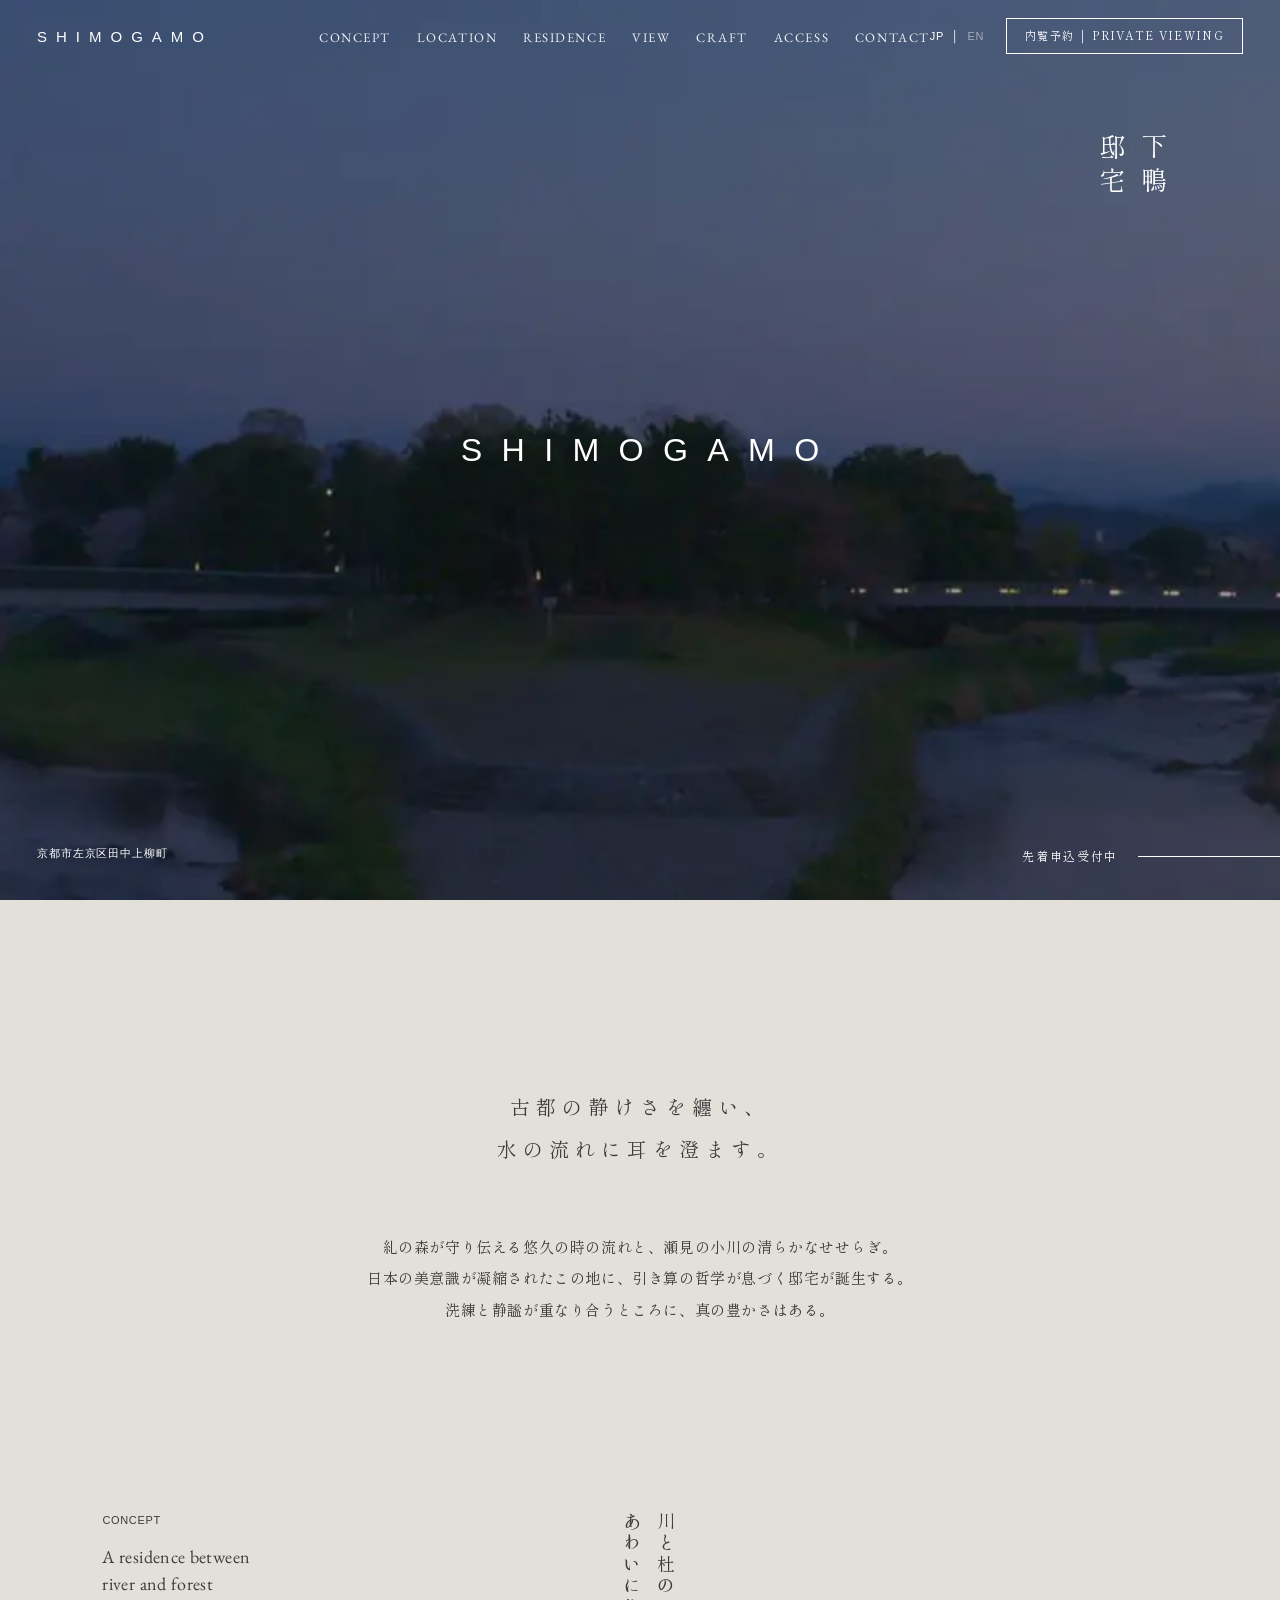
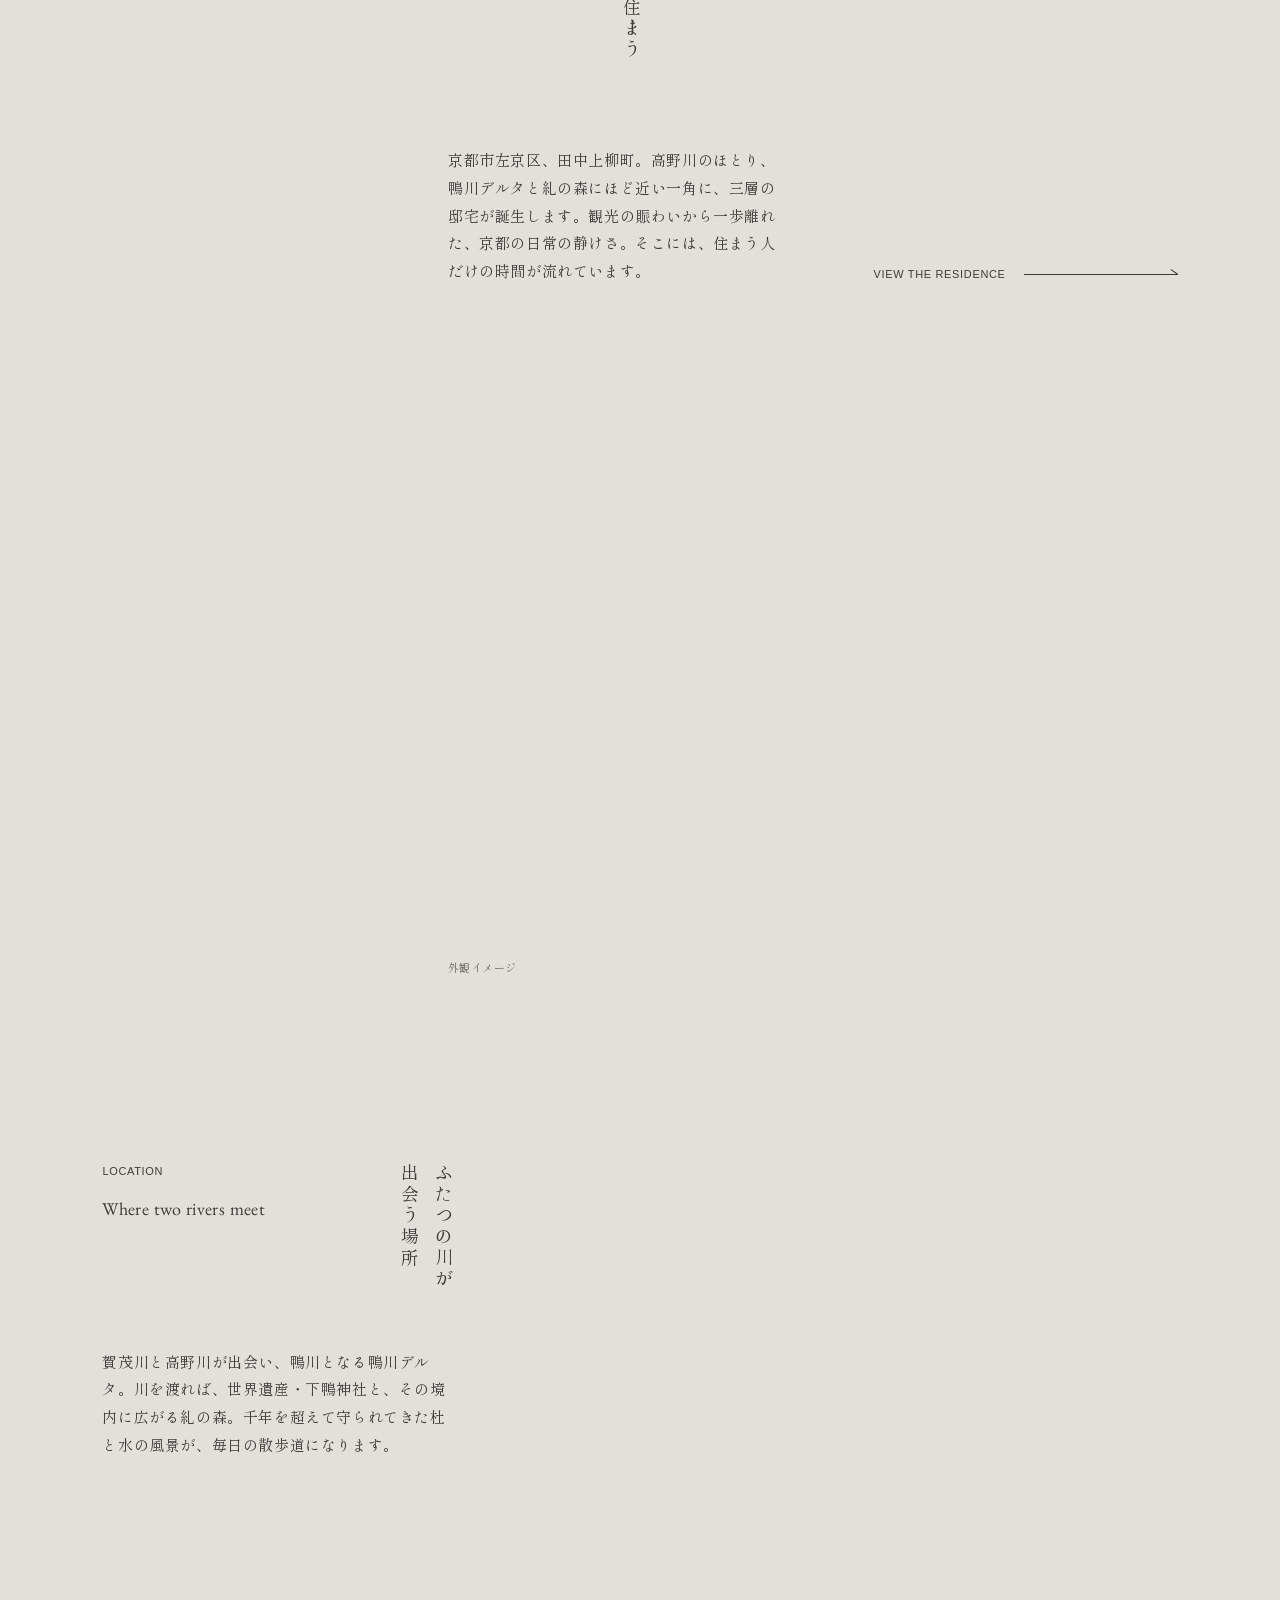
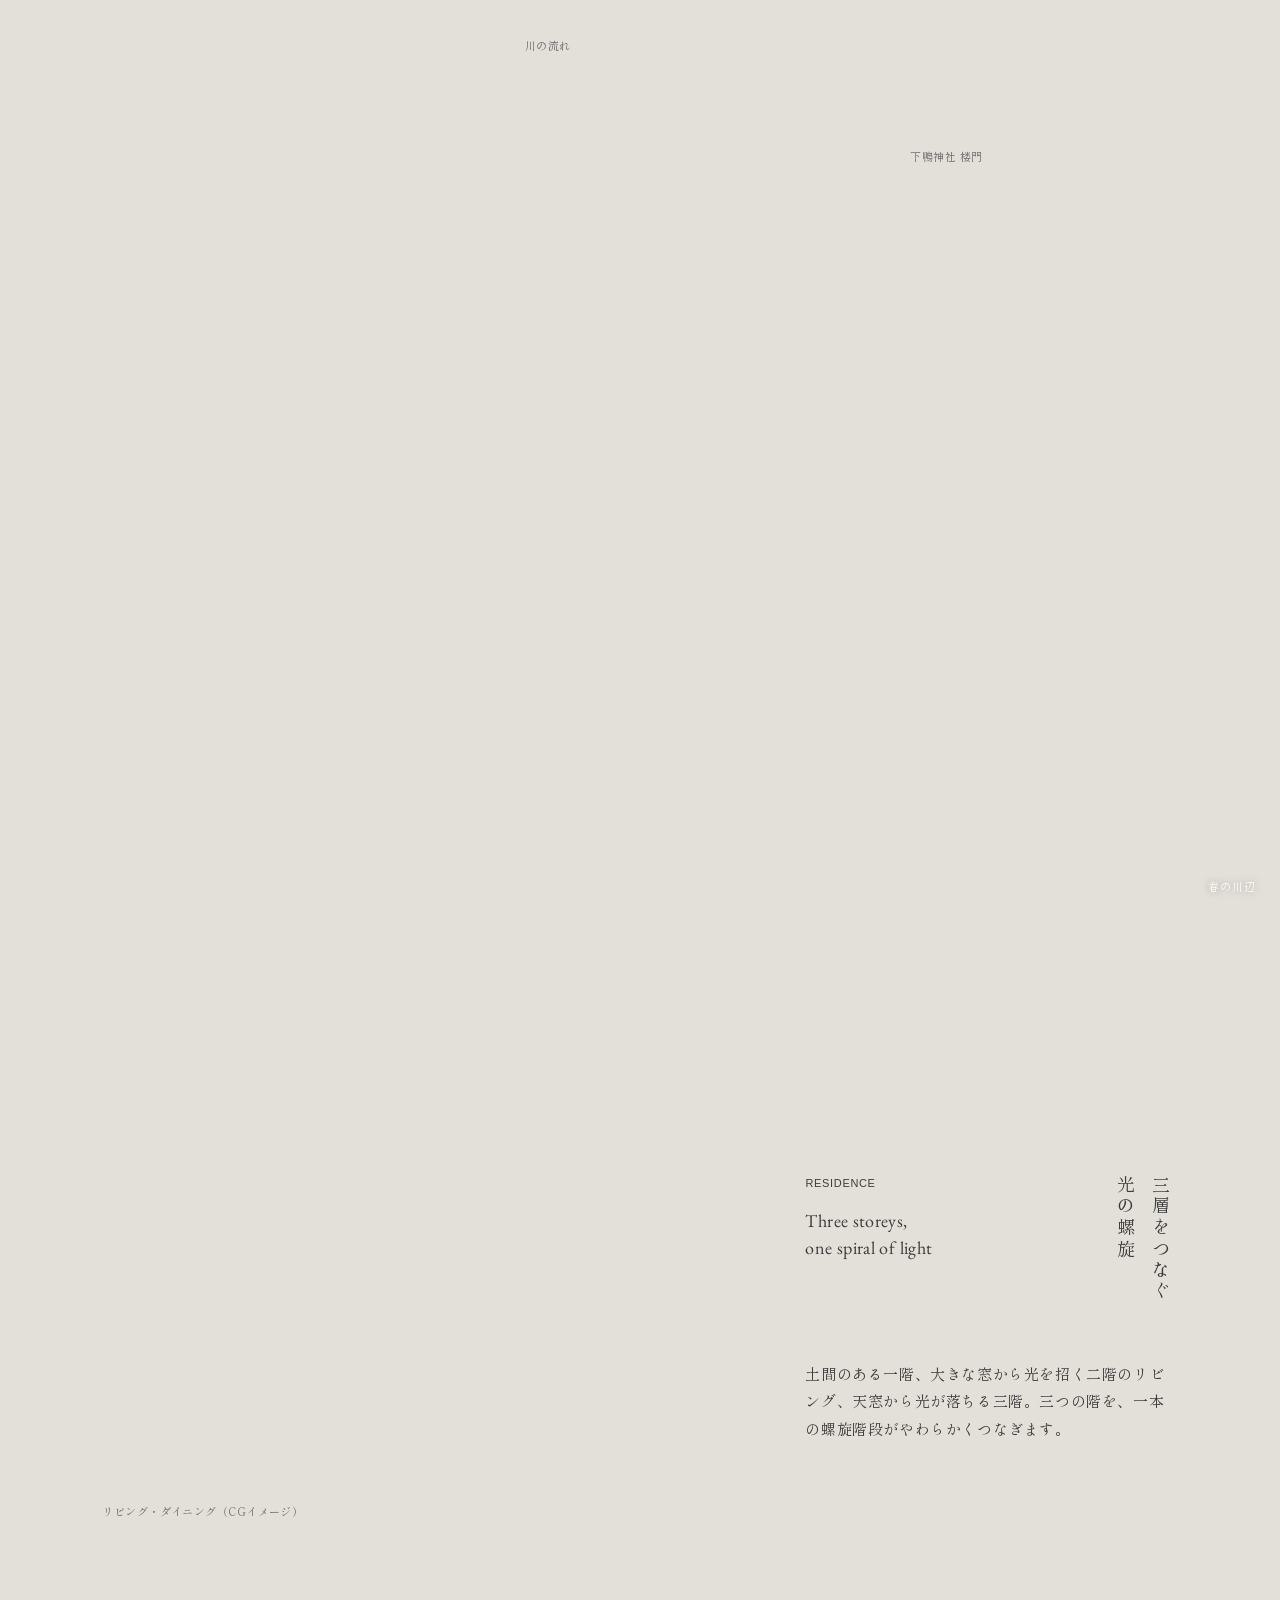
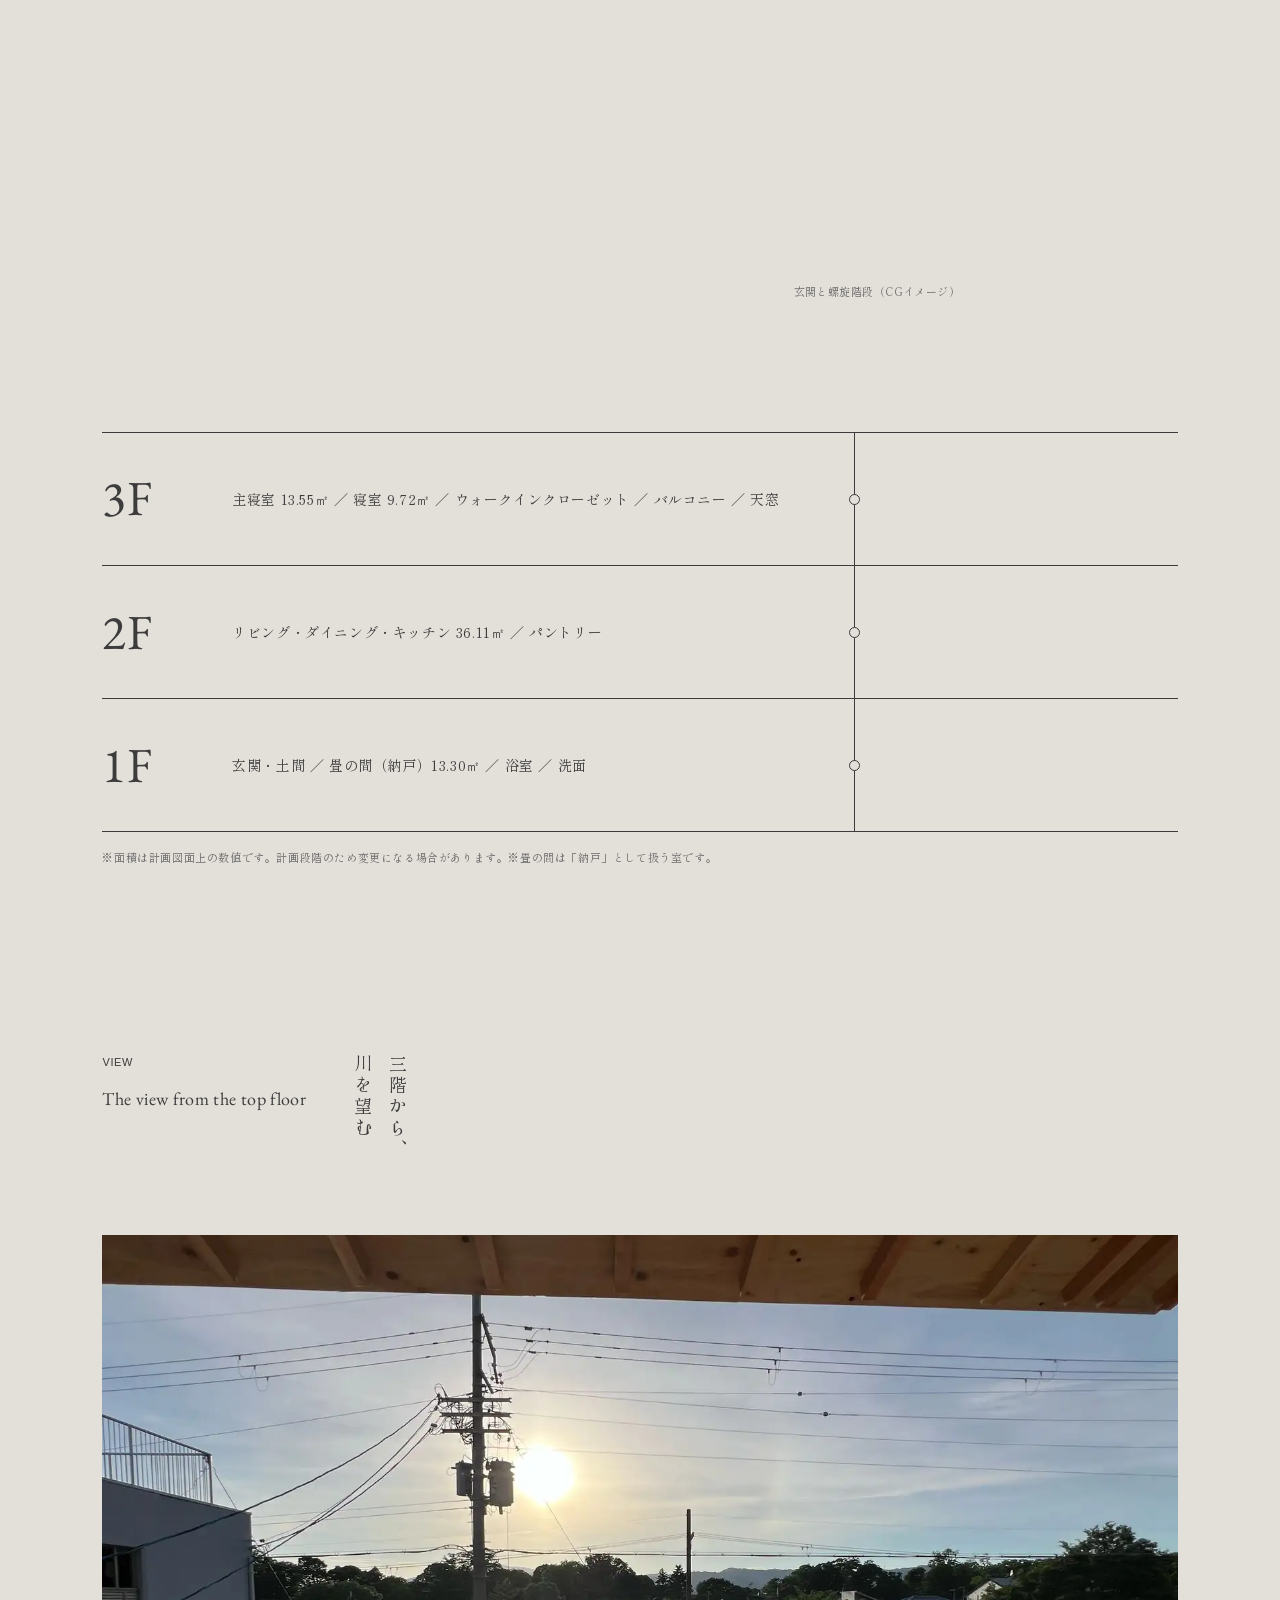
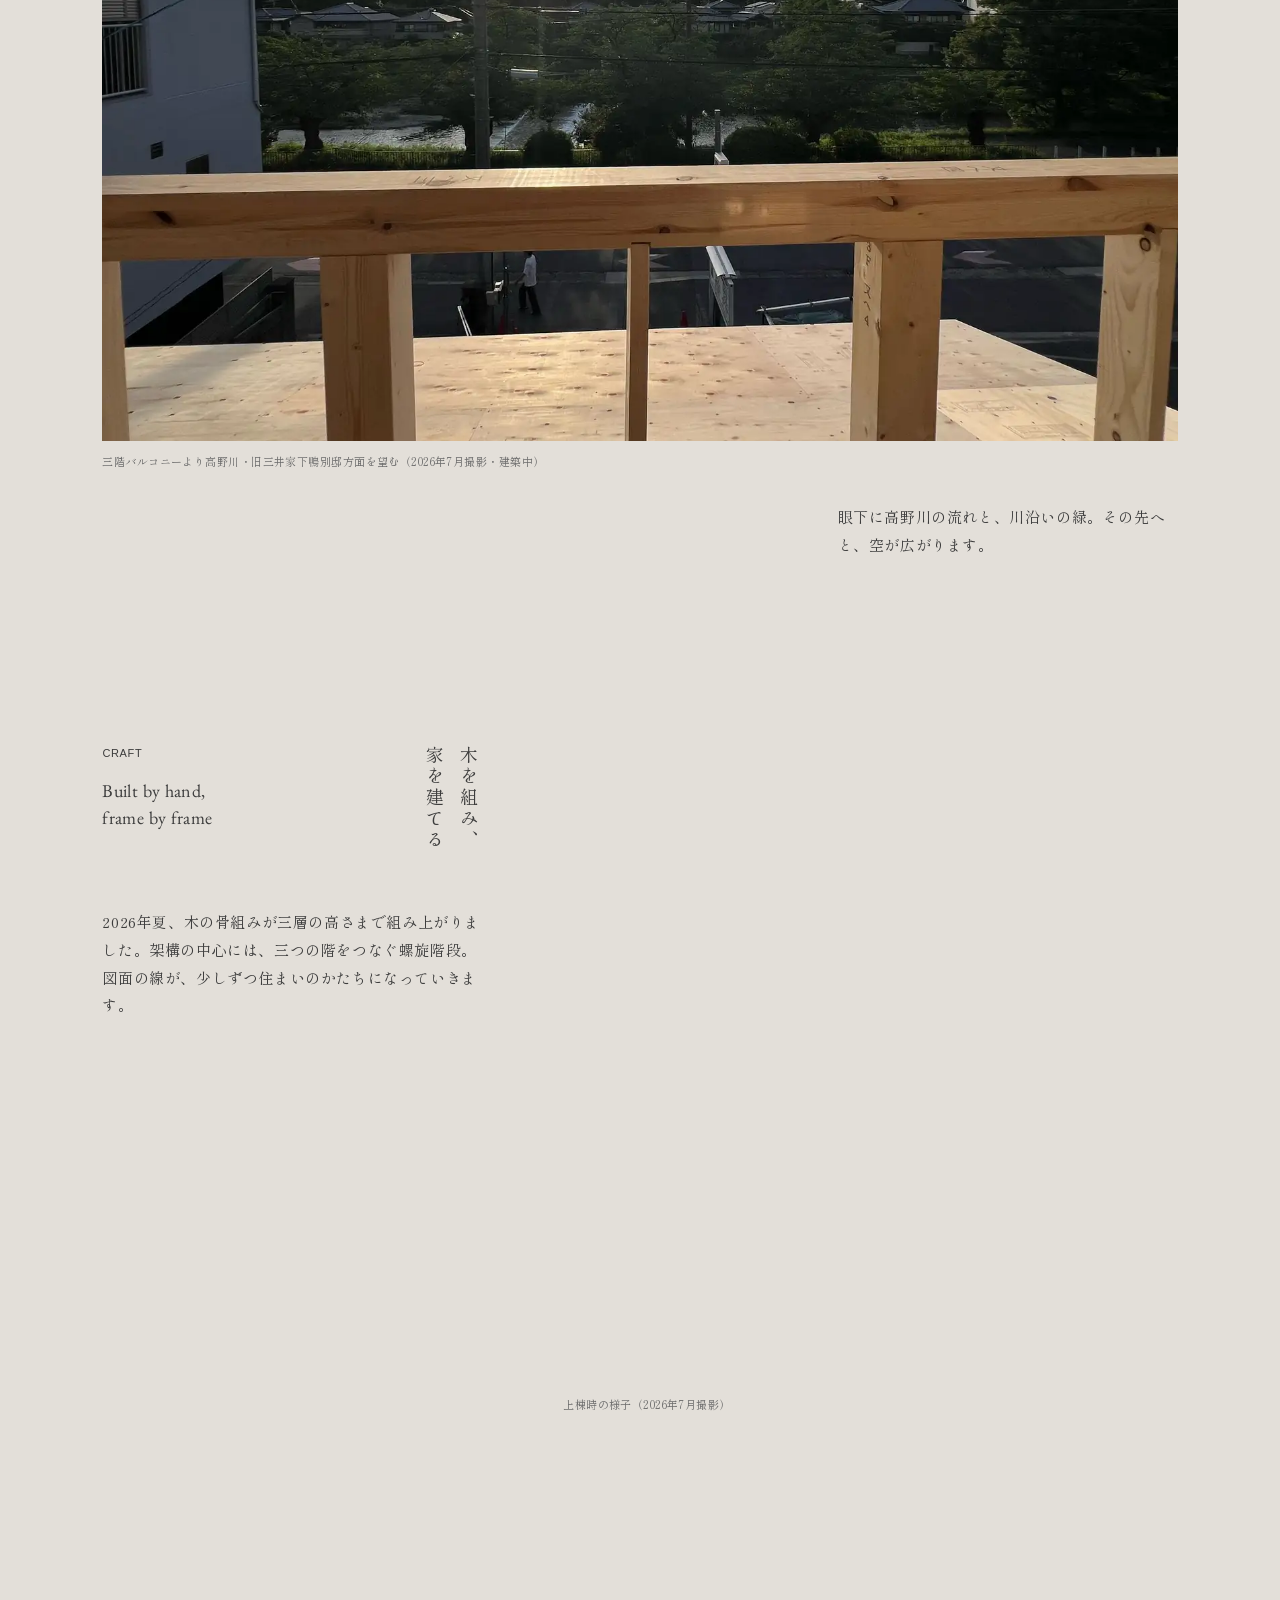
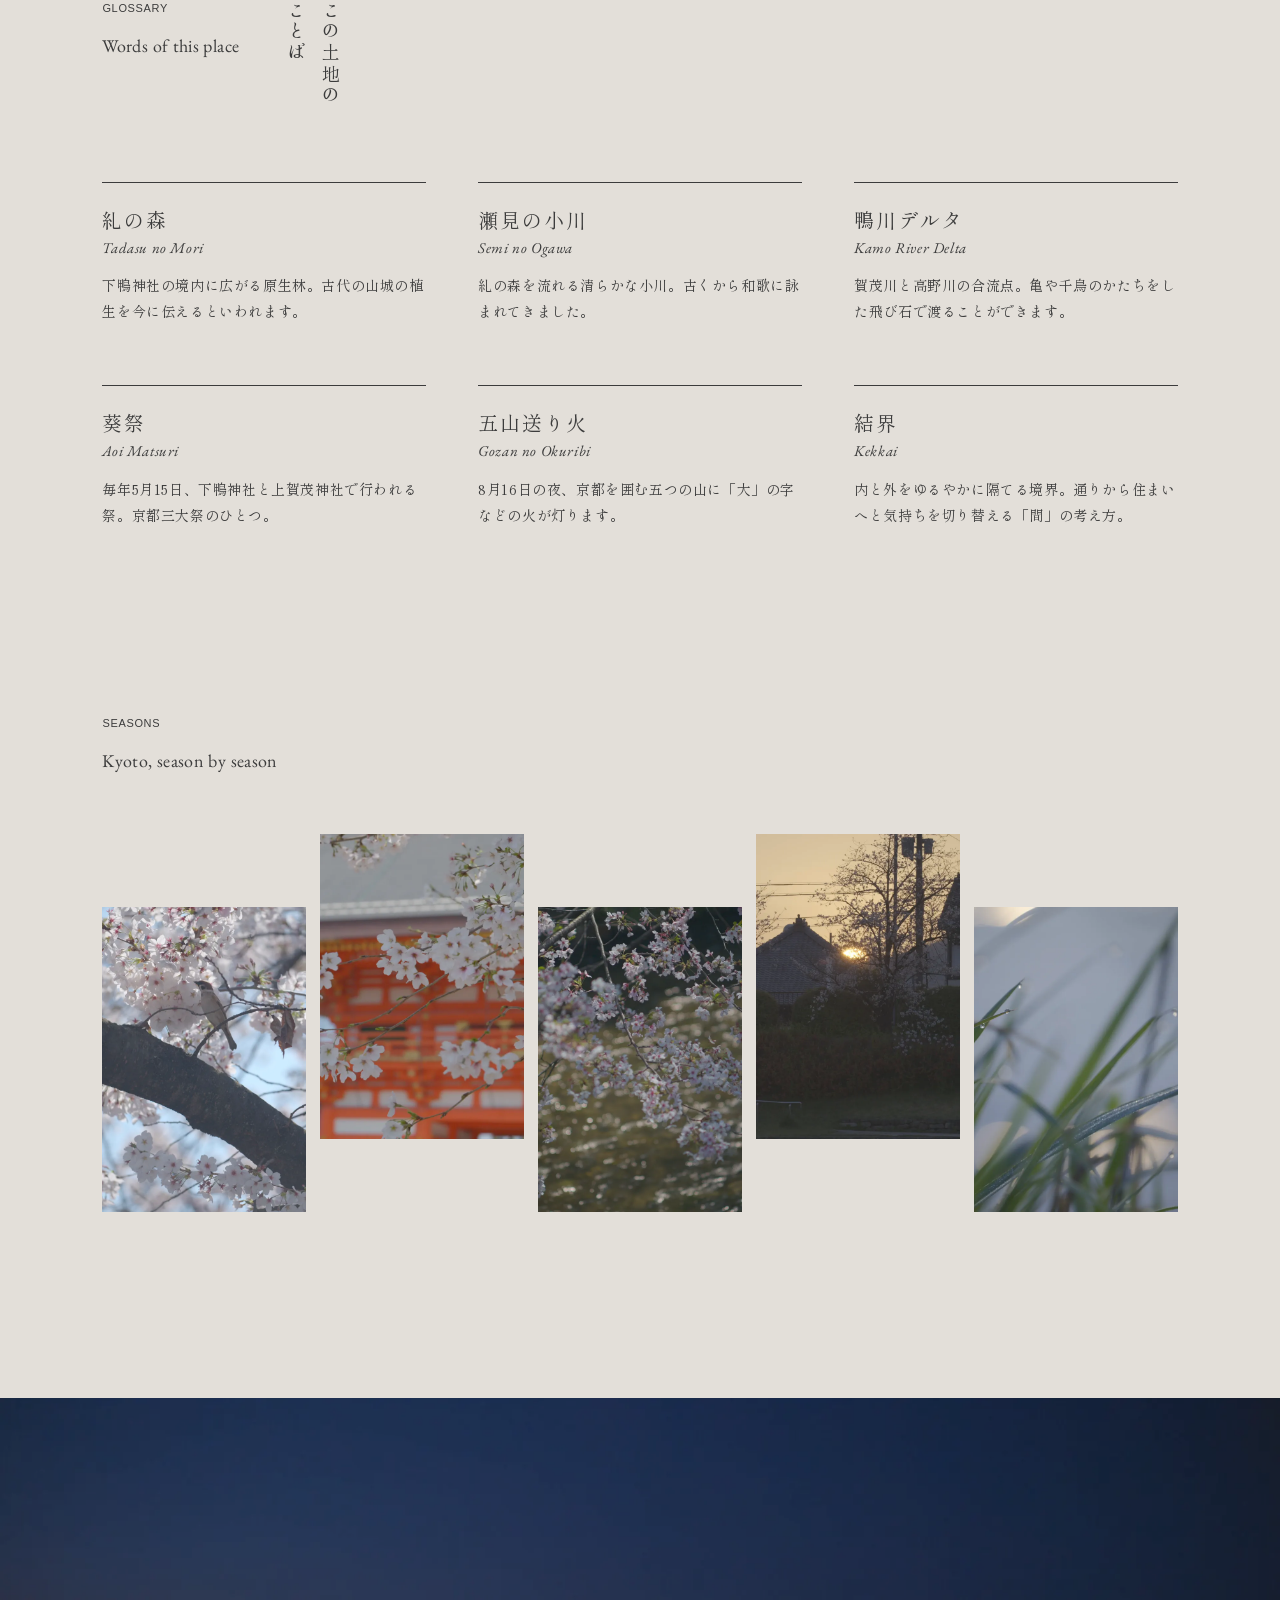
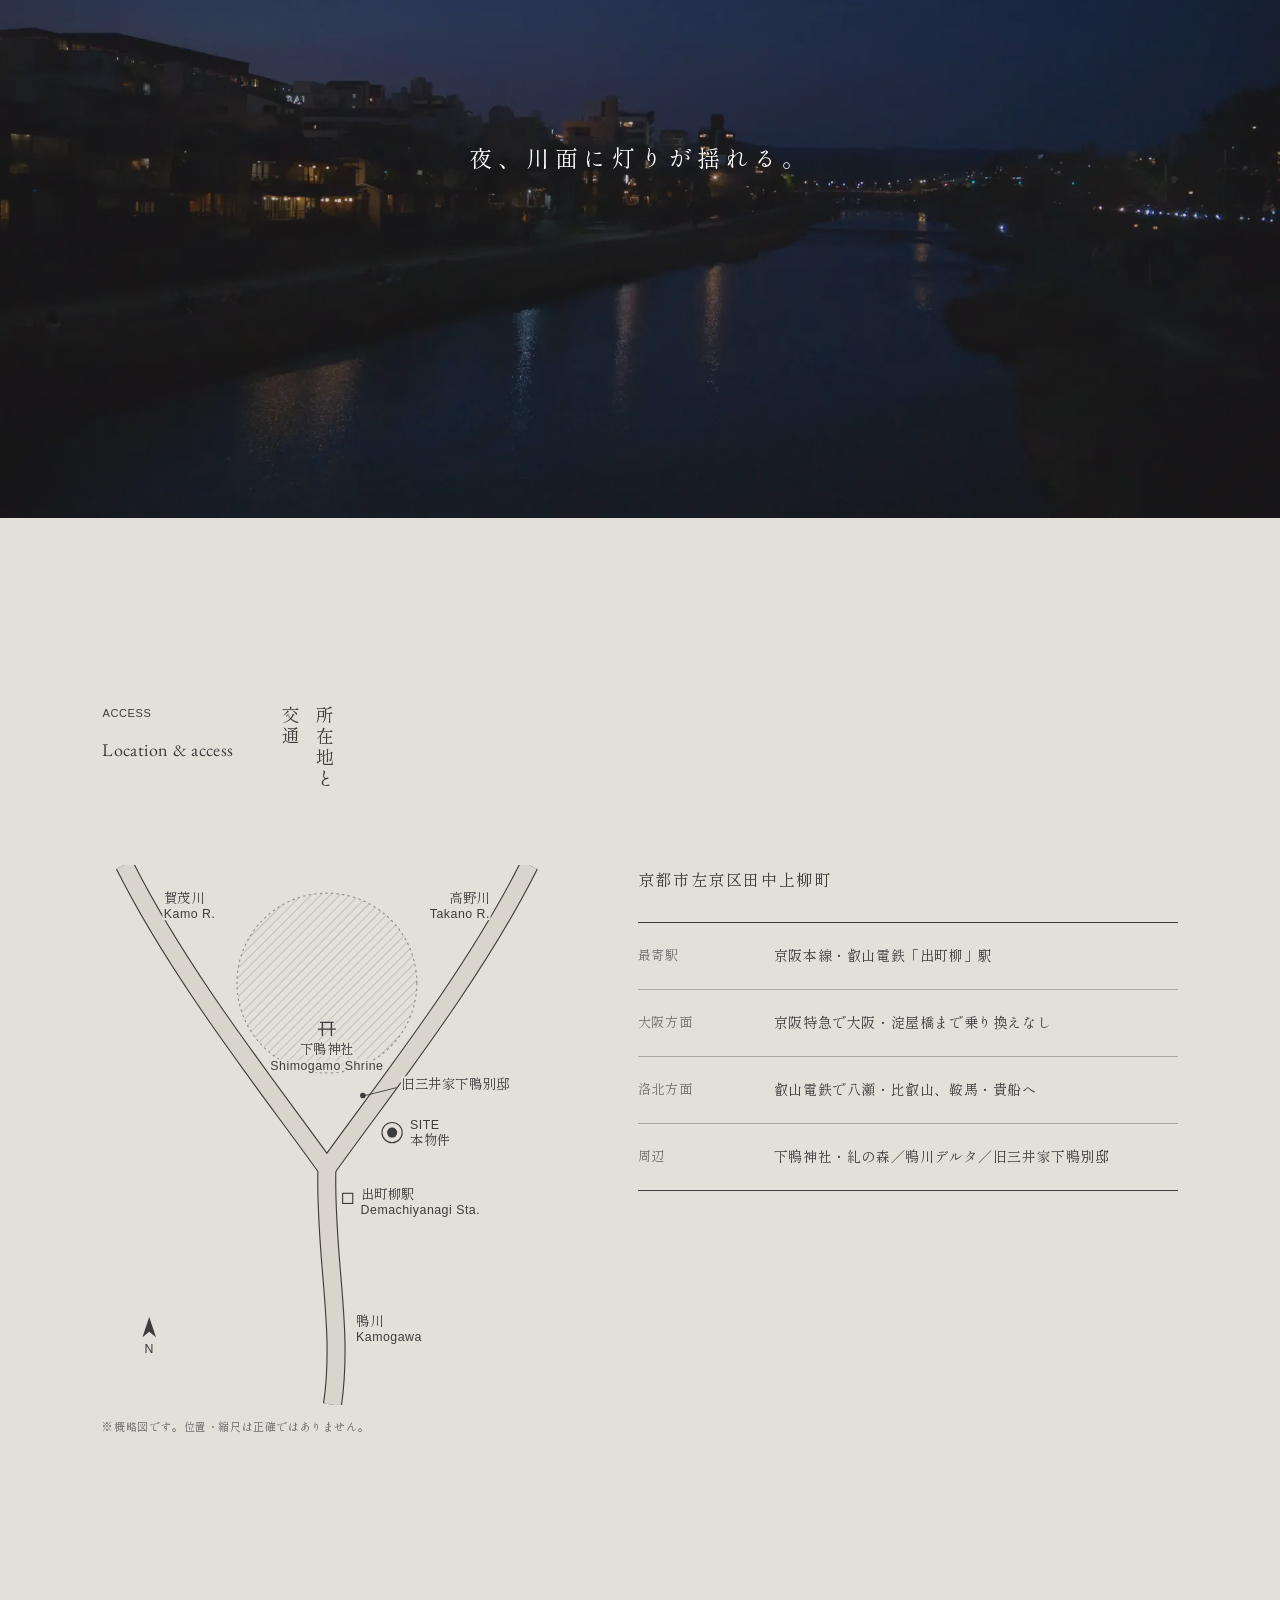
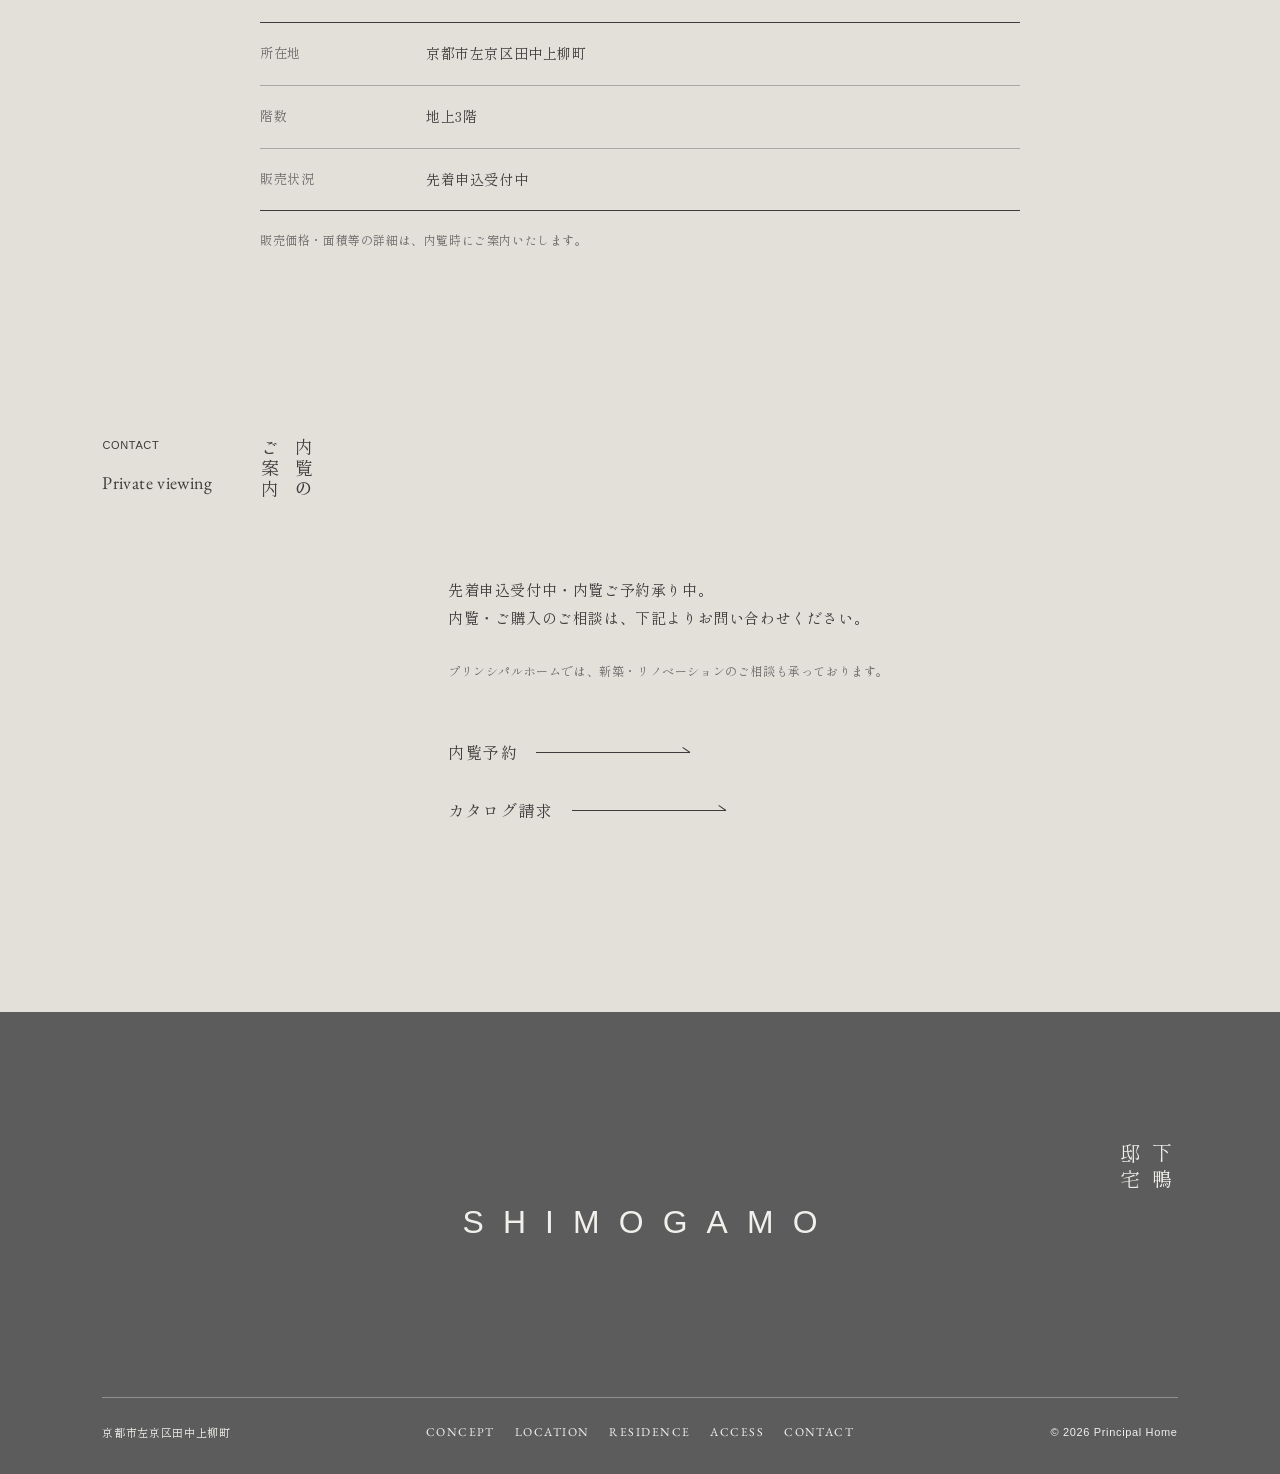
<file: v2/index.html>
<!DOCTYPE html>
<html lang="ja">
<head>
<meta charset="utf-8">
<meta name="viewport" content="width=device-width, initial-scale=1">
<meta name="robots" content="noindex, nofollow">
<link rel="icon" href="data:,">
<meta name="format-detection" content="telephone=no">
<title>下鴨邸宅｜京都市左京区田中上柳町</title>
<meta name="description" content="京都・下鴨、高野川のほとりに誕生する三層の邸宅。鴨川デルタと糺の森にほど近い、田中上柳町の住まい。先着申込受付中。">
<meta property="og:title" content="下鴨邸宅｜京都市左京区田中上柳町">
<meta property="og:description" content="京都・下鴨、高野川のほとりに誕生する三層の邸宅。鴨川デルタと糺の森にほど近い、田中上柳町の住まい。先着申込受付中。">
<meta property="og:type" content="website">
<meta property="og:image" content="https://yokouchiyuki-hub.github.io/shimogamo/img/og.jpg">
<meta name="twitter:card" content="summary_large_image">
<link rel="preload" as="image" type="image/webp" href="../img/fv_poster_sp.webp" media="(max-width:767px)" fetchpriority="high">
<link rel="preload" as="image" type="image/webp" href="../img/fv_poster.webp" media="(min-width:768px)" fetchpriority="high">
<link rel="preconnect" href="https://fonts.googleapis.com">
<link rel="preconnect" href="https://fonts.gstatic.com" crossorigin>
<link rel="stylesheet" href="css/style.css">
<noscript><link rel="stylesheet" href="https://fonts.googleapis.com/css2?family=Shippori+Mincho:wght@400;500&family=EB+Garamond:ital@0;1&display=swap"></noscript>
<script src="js/main.js" defer></script>
<!-- Meta Pixel Code -->
<script>
!function(f,b,e,v,n,t,s)
{if(f.fbq)return;n=f.fbq=function(){n.callMethod?
n.callMethod.apply(n,arguments):n.queue.push(arguments)};
if(!f._fbq)f._fbq=n;n.push=n;n.loaded=!0;n.version='2.0';
n.queue=[];t=b.createElement(e);t.async=!0;
t.src=v;s=b.getElementsByTagName(e)[0];
s.parentNode.insertBefore(t,s)}(window, document,'script',
'https://connect.facebook.net/en_US/fbevents.js');
fbq('init', '954407957033133');
fbq('track', 'PageView');
</script>
<noscript><img height="1" width="1" style="display:none"
src="https://www.facebook.com/tr?id=954407957033133&ev=PageView&noscript=1"
/></noscript>
<!-- End Meta Pixel Code -->
</head>
<body>

<header class="l-header" id="header">
  <div class="l-header__inner">
    <a class="l-header__logo" href="#top" aria-label="SHIMOGAMO">SHIMOGAMO</a>
    <nav class="l-header__nav" aria-label="Main">
      <ul><li><a href="#concept">CONCEPT</a></li><li><a href="#location">LOCATION</a></li><li><a href="#residence">RESIDENCE</a></li><li><a href="#view">VIEW</a></li><li><a href="#craft">CRAFT</a></li><li><a href="#access">ACCESS</a></li><li><a href="#contact">CONTACT</a></li></ul>
    </nav>
    <div class="l-header__right">
      <div class="l-header__lang" role="group" aria-label="Language">
  <button type="button" data-set-lang="ja" aria-pressed="true">JP</button><span aria-hidden="true">│</span><button type="button" data-set-lang="en" aria-pressed="false">EN</button>
</div>
      <a class="l-header__book" href="#contact"><span data-lang="ja">内覧予約 │ PRIVATE VIEWING</span><span data-lang="en">PRIVATE VIEWING</span></a>
    </div>
    <button class="l-header__burger" type="button" aria-expanded="false" aria-controls="menu" aria-label="Menu">
      <span class="l-header__burger-line"></span><span class="l-header__burger-line"></span>
    </button>
  </div>
</header>

<div class="l-menu" id="menu">
  <nav class="l-menu__nav" aria-label="Menu">
    <ul><li><a href="#concept" data-menu-link>CONCEPT</a></li><li><a href="#location" data-menu-link>LOCATION</a></li><li><a href="#residence" data-menu-link>RESIDENCE</a></li><li><a href="#view" data-menu-link>VIEW</a></li><li><a href="#craft" data-menu-link>CRAFT</a></li><li><a href="#access" data-menu-link>ACCESS</a></li><li><a href="#contact" data-menu-link>CONTACT</a></li></ul>
  </nav>
  <div class="l-menu__lang" role="group" aria-label="Language">
  <button type="button" data-set-lang="ja" aria-pressed="true">JP</button><span aria-hidden="true">│</span><button type="button" data-set-lang="en" aria-pressed="false">EN</button>
</div>
  <a class="l-menu__book" href="#contact" data-menu-link><span data-lang="ja">内覧予約 │ PRIVATE VIEWING</span><span data-lang="en">PRIVATE VIEWING</span></a>
</div>

<main id="top">

<section class="p-fv" aria-label="SHIMOGAMO">
  <picture class="p-fv__poster">
  <source media="(max-width:767px)" type="image/webp" srcset="../img/fv_poster_sp.webp">
  <source media="(max-width:767px)" srcset="../img/fv_poster_sp.jpg">
  <source type="image/webp" srcset="../img/fv_poster.webp">
  <img src="../img/fv_poster.jpg" alt="" width="1920" height="1080" fetchpriority="high">
</picture>
  <video class="p-fv__video" muted loop playsinline preload="none" aria-hidden="true" tabindex="-1" data-src-pc="../movie/fv_pc.mp4" data-src-sp="../movie/fv_sp.mp4"></video>
  <div class="p-fv__shade" aria-hidden="true"></div>
  <h1 class="p-fv__logo">SHIMOGAMO</h1>
  <p class="p-fv__name" aria-hidden="true"><span>下鴨</span><span>邸宅</span></p>
  <p class="p-fv__addr"><span data-lang="ja">京都市左京区田中上柳町</span><span data-lang="en">Tanaka Kamiyanagi-cho, Sakyo-ku, Kyoto</span></p>
  <p class="p-fv__status"><span class="p-fv__status-text"><span data-lang="ja">先着申込受付中</span><span data-lang="en">NOW ACCEPTING APPLICATIONS</span></span><span class="p-fv__status-line" aria-hidden="true"></span></p>
</section>

<section class="p-intro">
  <div class="p-intro__inner">
    <h2 class="p-intro__title js-fade"><span data-lang="ja">古都の静けさを纏い、<br>水の流れに耳を澄ます。</span><span data-lang="en">Wrapped in the quiet of the old capital,<br>listening to the flow of water.</span></h2>
    <div class="p-intro__text js-fade">
      <p data-lang="ja">糺の森が守り伝える悠久の時の流れと、瀬見の小川の清らかなせせらぎ。<br>日本の美意識が凝縮されたこの地に、引き算の哲学が息づく邸宅が誕生する。<br>洗練と静謐が重なり合うところに、真の豊かさはある。</p>
      <p data-lang="en">Where the ageless forest of Tadasu no Mori keeps time and the clear Semi no Ogawa stream murmurs, a residence shaped by the art of subtraction comes into being. True richness lives where refinement and stillness meet.</p>
    </div>
  </div>
</section>

<section class="p-concept" id="concept">
  <div class="p-concept__top">
    <div class="p-concept__lead js-fade">
      <p class="p-head__label">CONCEPT</p>
      <p class="p-head__en">A residence between<br>river and forest</p>
    </div>
    <h2 class="p-head__ja p-concept__ja js-fade"><span>川と杜の</span><span>あわいに住まう</span></h2>
  </div>
  <div class="p-concept__body js-fade">
    <div class="p-text">
      <p data-lang="ja">京都市左京区、田中上柳町。高野川のほとり、鴨川デルタと糺の森にほど近い一角に、三層の邸宅が誕生します。観光の賑わいから一歩離れた、京都の日常の静けさ。そこには、住まう人だけの時間が流れています。</p>
      <p data-lang="en">Tanaka Kamiyanagi-cho, Sakyo-ku, Kyoto. On the banks of the Takano River, close to the Kamo River Delta and the forest of Tadasu no Mori, a three-storey residence takes shape. One step away from the bustle of sightseeing lies the everyday quiet of Kyoto — and a time that belongs only to those who live here.</p>
    </div>
    <a class="p-link" href="#residence"><span class="p-link__label">VIEW THE RESIDENCE</span><span class="p-link__line" aria-hidden="true"></span></a>
  </div>
  <figure class="p-concept__photo p-photo js-fade">
    <picture>
  <source media="(max-width:767px)" type="image/webp" data-lsrcset="../img/concept_exterior_sp.webp">
  <source media="(max-width:767px)" data-lsrcset="../img/concept_exterior_sp.jpg">
  <source type="image/webp" data-lsrcset="../img/concept_exterior.webp">
  <img data-lsrc="../img/concept_exterior.jpg" alt="外観イメージ" width="1600" height="1073" loading="lazy" decoding="async">
</picture>
    <figcaption class="p-caption"><span data-lang="ja">外観イメージ</span><span data-lang="en">Exterior (artist's impression)</span></figcaption>
  </figure>
</section>

<section class="p-location" id="location">
  <div class="p-location__text js-fade">
    <div class="p-location__head">
      <div>
        <p class="p-head__label">LOCATION</p>
        <p class="p-head__en">Where two rivers meet</p>
      </div>
      <h2 class="p-head__ja"><span>ふたつの川が</span><span>出会う場所</span></h2>
    </div>
    <div class="p-text">
      <p data-lang="ja">賀茂川と高野川が出会い、鴨川となる鴨川デルタ。川を渡れば、世界遺産・下鴨神社と、その境内に広がる糺の森。千年を超えて守られてきた杜と水の風景が、毎日の散歩道になります。</p>
      <p data-lang="en">Here the Kamo and Takano rivers meet to become the Kamogawa — the Kamo River Delta. Across the water stand Shimogamo Shrine, a UNESCO World Heritage Site, and Tadasu no Mori, the ancient forest within its grounds. A landscape of forest and water, cherished for more than a thousand years, becomes your daily walk.</p>
    </div>
  </div>
  <div class="p-location__photos">
    <figure class="p-location__photo p-photo js-fade">
      <picture>
  <source media="(max-width:767px)" type="image/webp" srcset="../img/location_water_sp.webp">
  <source media="(max-width:767px)" srcset="../img/location_water_sp.jpg">
  <source type="image/webp" srcset="../img/location_water.webp">
  <img src="../img/location_water.jpg" alt="川の流れ" width="800" height="1000" loading="lazy" decoding="async">
</picture>
      <figcaption class="p-caption"><span data-lang="ja">川の流れ</span><span data-lang="en">The river</span></figcaption>
    </figure>
    <figure class="p-location__photo p-location__photo--2 p-photo js-fade">
      <picture>
  <source media="(max-width:767px)" type="image/webp" srcset="../img/location_shrine_sp.webp">
  <source media="(max-width:767px)" srcset="../img/location_shrine_sp.jpg">
  <source type="image/webp" srcset="../img/location_shrine.webp">
  <img src="../img/location_shrine.jpg" alt="下鴨神社 楼門" width="800" height="1000" loading="lazy" decoding="async">
</picture>
      <figcaption class="p-caption"><span data-lang="ja">下鴨神社 楼門</span><span data-lang="en">Shimogamo Shrine, Romon Gate</span></figcaption>
    </figure>
  </div>
</section>

<figure class="p-wide js-fade">
  <picture>
  <source media="(max-width:767px)" type="image/webp" srcset="../img/wide_river_sp.webp">
  <source media="(max-width:767px)" srcset="../img/wide_river_sp.jpg">
  <source type="image/webp" srcset="../img/wide_river.webp">
  <img src="../img/wide_river.jpg" alt="春の川辺" width="1920" height="840" loading="lazy" decoding="async">
</picture>
  <figcaption class="p-wide__caption"><span data-lang="ja">春の川辺</span><span data-lang="en">Riverside in spring</span></figcaption>
</figure>

<section class="p-residence" id="residence">
  <div class="p-residence__main">
    <figure class="p-residence__living p-photo js-fade">
      <picture>
  <source media="(max-width:767px)" type="image/webp" srcset="../img/residence_living_sp.webp">
  <source media="(max-width:767px)" srcset="../img/residence_living_sp.jpg">
  <source type="image/webp" srcset="../img/residence_living.webp">
  <img src="../img/residence_living.jpg" alt="リビング・ダイニング（CGイメージ）" width="1400" height="739" loading="lazy" decoding="async">
</picture>
      <figcaption class="p-caption"><span data-lang="ja">リビング・ダイニング（CGイメージ）</span><span data-lang="en">Living &amp; dining (CG image)</span></figcaption>
    </figure>
    <div class="p-residence__text js-fade">
      <div class="p-residence__head">
        <div>
          <p class="p-head__label">RESIDENCE</p>
          <p class="p-head__en">Three storeys,<br>one spiral of light</p>
        </div>
        <h2 class="p-head__ja"><span>三層をつなぐ</span><span>光の螺旋</span></h2>
      </div>
      <div class="p-text">
        <p data-lang="ja">土間のある一階、大きな窓から光を招く二階のリビング、天窓から光が落ちる三階。三つの階を、一本の螺旋階段がやわらかくつなぎます。</p>
        <p data-lang="en">An earthen-floored entrance at ground level, a living room drawing in light through tall windows on the middle level, a skylit landing at the top — all gently joined by a single spiral stair.</p>
      </div>
    </div>
    <figure class="p-residence__entrance p-photo js-fade">
      <picture>
  <source media="(max-width:767px)" type="image/webp" srcset="../img/residence_entrance_sp.webp">
  <source media="(max-width:767px)" srcset="../img/residence_entrance_sp.jpg">
  <source type="image/webp" srcset="../img/residence_entrance.webp">
  <img src="../img/residence_entrance.jpg" alt="玄関と螺旋階段（CGイメージ）" width="900" height="943" loading="lazy" decoding="async">
</picture>
      <figcaption class="p-caption"><span data-lang="ja">玄関と螺旋階段（CGイメージ）</span><span data-lang="en">Entrance &amp; spiral stair (CG image)</span></figcaption>
    </figure>
  </div>
  <div class="p-floors">
    <ol class="p-floors__list"><li class="p-floors__band js-fade"><span class="p-floors__no">3F</span><p class="p-floors__rooms"><span data-lang="ja">主寝室 13.55㎡ ／ 寝室 9.72㎡ ／ ウォークインクローゼット ／ バルコニー ／ 天窓</span><span data-lang="en">Master bedroom 13.55㎡ / Bedroom 9.72㎡ / Walk-in closet / Balcony / Skylight</span></p><span class="p-floors__dot" aria-hidden="true"></span></li><li class="p-floors__band js-fade"><span class="p-floors__no">2F</span><p class="p-floors__rooms"><span data-lang="ja">リビング・ダイニング・キッチン 36.11㎡ ／ パントリー</span><span data-lang="en">Living, dining &amp; kitchen 36.11㎡ / Pantry</span></p><span class="p-floors__dot" aria-hidden="true"></span></li><li class="p-floors__band js-fade"><span class="p-floors__no">1F</span><p class="p-floors__rooms"><span data-lang="ja">玄関・土間 ／ 畳の間（納戸）13.30㎡ ／ 浴室 ／ 洗面</span><span data-lang="en">Entrance &amp; doma (earthen floor) / Tatami room (storage room) 13.30㎡ / Bath / Powder room</span></p><span class="p-floors__dot" aria-hidden="true"></span></li></ol>
    <p class="p-floors__note js-fade"><span data-lang="ja">※面積は計画図面上の数値です。計画段階のため変更になる場合があります。※畳の間は「納戸」として扱う室です。</span><span data-lang="en">* Areas are taken from the plan drawings and may change. * The tatami room is classified as a storage room (nando).</span></p>
  </div>
</section>

<section class="p-view" id="view">
  <div class="p-view__head js-fade">
    <div>
      <p class="p-head__label">VIEW</p>
      <p class="p-head__en">The view from the top floor</p>
    </div>
    <h2 class="p-head__ja"><span>三階から、</span><span>川を望む</span></h2>
  </div>
  <figure class="p-view__photo p-photo js-fade">
    <picture>
  <source media="(max-width:767px)" type="image/webp" srcset="../img/view_balcony_sp.webp">
  <source media="(max-width:767px)" srcset="../img/view_balcony_sp.jpg">
  <source type="image/webp" srcset="../img/view_balcony.webp">
  <img src="../img/view_balcony.jpg" alt="三階バルコニーからの眺め" width="1920" height="1440" loading="lazy" decoding="async">
</picture>
    <figcaption class="p-caption"><span data-lang="ja">三階バルコニーより高野川・旧三井家下鴨別邸方面を望む（2026年7月撮影・建築中）</span><span data-lang="en">View toward the Takano River and the former Mitsui Family Shimogamo Villa from the third-floor balcony (photographed July 2026, under construction)</span></figcaption>
  </figure>
  <div class="p-view__text p-text js-fade">
    <p data-lang="ja">眼下に高野川の流れと、川沿いの緑。その先へと、空が広がります。</p>
    <p data-lang="en">Below, the Takano River and the green along its banks; beyond, an open sky.</p>
  </div>
</section>

<section class="p-craft" id="craft">
  <div class="p-craft__text js-fade">
    <div class="p-craft__head">
      <div>
        <p class="p-head__label">CRAFT</p>
        <p class="p-head__en">Built by hand,<br>frame by frame</p>
      </div>
      <h2 class="p-head__ja"><span>木を組み、</span><span>家を建てる</span></h2>
    </div>
    <div class="p-text">
      <p data-lang="ja">2026年夏、木の骨組みが三層の高さまで組み上がりました。架構の中心には、三つの階をつなぐ螺旋階段。図面の線が、少しずつ住まいのかたちになっていきます。</p>
      <p data-lang="en">In the summer of 2026, the timber frame rose to its full three storeys. At its heart, a spiral stair links every level. Line by line, the drawings are becoming a home.</p>
    </div>
  </div>
  <div class="p-craft__grid">
    <div class="p-craft__col">
      <div class="p-craft__item p-craft__item--frame js-fade"><picture>
  <source media="(max-width:767px)" type="image/webp" srcset="../img/craft_frame_sp.webp">
  <source media="(max-width:767px)" srcset="../img/craft_frame_sp.jpg">
  <source type="image/webp" srcset="../img/craft_frame.webp">
  <img src="../img/craft_frame.jpg" alt="上棟時の木造の骨組み" width="900" height="1200" loading="lazy" decoding="async">
</picture></div>
      <div class="p-craft__item p-craft__item--stair2 js-fade"><picture>
  <source media="(max-width:767px)" type="image/webp" srcset="../img/craft_stair2_sp.webp">
  <source media="(max-width:767px)" srcset="../img/craft_stair2_sp.jpg">
  <source type="image/webp" srcset="../img/craft_stair2.webp">
  <img src="../img/craft_stair2.jpg" alt="螺旋階段の施工の様子" width="900" height="675" loading="lazy" decoding="async">
</picture></div>
    </div>
    <div class="p-craft__col p-craft__col--2">
      <div class="p-craft__item p-craft__item--nw js-fade"><picture>
  <source media="(max-width:767px)" type="image/webp" srcset="../img/craft_northwest_sp.webp">
  <source media="(max-width:767px)" srcset="../img/craft_northwest_sp.jpg">
  <source type="image/webp" srcset="../img/craft_northwest.webp">
  <img src="../img/craft_northwest.jpg" alt="建築中の建物を北西から見る" width="1200" height="612" loading="lazy" decoding="async">
</picture></div>
      <div class="p-craft__item p-craft__item--stair1 js-fade"><picture>
  <source media="(max-width:767px)" type="image/webp" srcset="../img/craft_stair1_sp.webp">
  <source media="(max-width:767px)" srcset="../img/craft_stair1_sp.jpg">
  <source type="image/webp" srcset="../img/craft_stair1.webp">
  <img src="../img/craft_stair1.jpg" alt="螺旋階段の施工の様子" width="900" height="675" loading="lazy" decoding="async">
</picture></div>
    </div>
    <p class="p-craft__caption p-caption js-fade"><span data-lang="ja">上棟時の様子（2026年7月撮影）</span><span data-lang="en">The frame at completion of the roof structure (photographed July 2026)</span></p>
  </div>
</section>

<section class="p-glossary">
  <div class="p-glossary__inner">
    <div class="p-glossary__head js-fade">
      <div>
        <p class="p-head__label">GLOSSARY</p>
        <p class="p-head__en">Words of this place</p>
      </div>
      <h2 class="p-head__ja"><span>この土地の</span><span>ことば</span></h2>
    </div>
    <ul class="p-glossary__list"><li class="p-glossary__item js-fade">
  <p class="p-glossary__kanji">糺の森</p>
  <p class="p-glossary__roman">Tadasu no Mori</p>
  <p class="p-glossary__desc" data-lang="ja">下鴨神社の境内に広がる原生林。古代の山城の植生を今に伝えるといわれます。</p><p class="p-glossary__desc" data-lang="en">The primeval forest within the grounds of Shimogamo Shrine, said to preserve the vegetation of ancient Kyoto.</p>
</li><li class="p-glossary__item js-fade">
  <p class="p-glossary__kanji">瀬見の小川</p>
  <p class="p-glossary__roman">Semi no Ogawa</p>
  <p class="p-glossary__desc" data-lang="ja">糺の森を流れる清らかな小川。古くから和歌に詠まれてきました。</p><p class="p-glossary__desc" data-lang="en">A clear stream that runs through Tadasu no Mori, celebrated in classical Japanese poetry.</p>
</li><li class="p-glossary__item js-fade">
  <p class="p-glossary__kanji">鴨川デルタ</p>
  <p class="p-glossary__roman">Kamo River Delta</p>
  <p class="p-glossary__desc" data-lang="ja">賀茂川と高野川の合流点。亀や千鳥のかたちをした飛び石で渡ることができます。</p><p class="p-glossary__desc" data-lang="en">The confluence of the Kamo and Takano rivers, crossed by stepping stones shaped like turtles and plovers.</p>
</li><li class="p-glossary__item js-fade">
  <p class="p-glossary__kanji">葵祭</p>
  <p class="p-glossary__roman">Aoi Matsuri</p>
  <p class="p-glossary__desc" data-lang="ja">毎年5月15日、下鴨神社と上賀茂神社で行われる祭。京都三大祭のひとつ。</p><p class="p-glossary__desc" data-lang="en">Held every May 15 at Shimogamo and Kamigamo shrines; one of Kyoto's three great festivals.</p>
</li><li class="p-glossary__item js-fade">
  <p class="p-glossary__kanji">五山送り火</p>
  <p class="p-glossary__roman">Gozan no Okuribi</p>
  <p class="p-glossary__desc" data-lang="ja">8月16日の夜、京都を囲む五つの山に「大」の字などの火が灯ります。</p><p class="p-glossary__desc" data-lang="en">On the night of August 16, fires in the shape of characters such as “大” light five mountains around Kyoto.</p>
</li><li class="p-glossary__item js-fade">
  <p class="p-glossary__kanji">結界</p>
  <p class="p-glossary__roman">Kekkai</p>
  <p class="p-glossary__desc" data-lang="ja">内と外をゆるやかに隔てる境界。通りから住まいへと気持ちを切り替える「間」の考え方。</p><p class="p-glossary__desc" data-lang="en">A quiet threshold between outside and inside — the idea of a pause between the street and the home.</p>
</li></ul>
  </div>
</section>

<section class="p-seasons">
  <div class="p-seasons__head js-fade">
    <p class="p-head__label">SEASONS</p>
    <p class="p-head__en">Kyoto, season by season</p>
  </div>
  <ul class="p-seasons__list"><li class="p-seasons__item js-fade"><picture>
  <source media="(max-width:767px)" type="image/webp" srcset="../img/season_1_sp.webp">
  <source media="(max-width:767px)" srcset="../img/season_1_sp.jpg">
  <source type="image/webp" srcset="../img/season_1.webp">
  <img src="../img/season_1.jpg" alt="満開の桜の枝にとまる小鳥" width="640" height="960" loading="lazy" decoding="async">
</picture></li><li class="p-seasons__item js-fade"><picture>
  <source media="(max-width:767px)" type="image/webp" srcset="../img/season_2_sp.webp">
  <source media="(max-width:767px)" srcset="../img/season_2_sp.jpg">
  <source type="image/webp" srcset="../img/season_2.webp">
  <img src="../img/season_2.jpg" alt="朱塗りの楼門越しに咲く桜" width="640" height="960" loading="lazy" decoding="async">
</picture></li><li class="p-seasons__item js-fade"><picture>
  <source media="(max-width:767px)" type="image/webp" srcset="../img/season_3_sp.webp">
  <source media="(max-width:767px)" srcset="../img/season_3_sp.jpg">
  <source type="image/webp" srcset="../img/season_3.webp">
  <img src="../img/season_3.jpg" alt="川面に枝を垂らす桜" width="640" height="960" loading="lazy" decoding="async">
</picture></li><li class="p-seasons__item js-fade"><picture>
  <source media="(max-width:767px)" type="image/webp" srcset="../img/season_4_sp.webp">
  <source media="(max-width:767px)" srcset="../img/season_4_sp.jpg">
  <source type="image/webp" srcset="../img/season_4.webp">
  <img src="../img/season_4.jpg" alt="夕日と桜の咲く住宅地" width="640" height="960" loading="lazy" decoding="async">
</picture></li><li class="p-seasons__item js-fade"><picture>
  <source media="(max-width:767px)" type="image/webp" srcset="../img/season_5_sp.webp">
  <source media="(max-width:767px)" srcset="../img/season_5_sp.jpg">
  <source type="image/webp" srcset="../img/season_5.webp">
  <img src="../img/season_5.jpg" alt="朝露にぬれる草の葉" width="640" height="960" loading="lazy" decoding="async">
</picture></li></ul>
</section>

<section class="p-night">
  <picture>
  <source media="(max-width:767px)" type="image/webp" srcset="../img/night_river_sp.webp">
  <source media="(max-width:767px)" srcset="../img/night_river_sp.jpg">
  <source type="image/webp" srcset="../img/night_river.webp">
  <img src="../img/night_river.jpg" alt="夜の川面に灯りが揺れる" width="1920" height="1080" loading="lazy" decoding="async">
</picture>
  <p class="p-night__text js-fade"><span data-lang="ja">夜、川面に灯りが揺れる。</span><span data-lang="en">At night, lights shimmer on the river.</span></p>
</section>

<section class="p-access" id="access">
  <div class="p-access__inner">
    <div class="p-access__head js-fade">
      <div>
        <p class="p-head__label">ACCESS</p>
        <p class="p-head__en">Location &amp; access</p>
      </div>
      <h2 class="p-head__ja"><span>所在地と</span><span>交通</span></h2>
    </div>
    <div class="p-access__body">
      <div class="p-access__map js-fade">
        <svg class="p-access__svg" viewBox="0 0 400 480" role="img" aria-label="下鴨周辺の略地図 / Schematic map of the Shimogamo area">
  <defs>
    <pattern id="hatch" width="6" height="6" patternUnits="userSpaceOnUse" patternTransform="rotate(45)"><line x1="0" y1="0" x2="0" y2="6" stroke="#3C3C3C" stroke-width="1" stroke-opacity=".35"/></pattern>
  </defs>
  <g fill="none" stroke-linecap="butt">
    <path d="M20 0 C70 100 150 200 200 270 C198 350 215 410 205 480" stroke="#3C3C3C" stroke-width="17"/>
    <path d="M380 0 C330 100 250 200 200 270" stroke="#3C3C3C" stroke-width="17"/>
    <path d="M20 0 C70 100 150 200 200 270 C198 350 215 410 205 480" stroke="#D9D4CC" stroke-width="15"/>
    <path d="M380 0 C330 100 250 200 200 270" stroke="#D9D4CC" stroke-width="15"/>
  </g>
  <ellipse cx="200" cy="105" rx="80" ry="80" fill="url(#hatch)" stroke="#3C3C3C" stroke-width="1" stroke-opacity=".5" stroke-dasharray="2 3"/>
  <g class="p-access__mk">
    <path d="M192 146 H208 M194 140 H206 M196 140 V152 M204 140 V152" fill="none" stroke="#3C3C3C" stroke-width="1.2"/>
    <text x="200" y="168" text-anchor="middle" class="ja">下鴨神社</text>
    <text x="200" y="182" text-anchor="middle" class="en">Shimogamo Shrine</text>
    <text x="55" y="34" class="ja">賀茂川</text>
    <text x="55" y="47" class="en">Kamo R.</text>
    <text x="345" y="34" text-anchor="end" class="ja">高野川</text>
    <text x="345" y="47" text-anchor="end" class="en">Takano R.</text>
    <text x="226" y="410" class="ja">鴨川</text>
    <text x="226" y="423" class="en">Kamogawa</text>
    <circle cx="232" cy="205" r="2.5" fill="#3C3C3C"/>
    <line x1="234" y1="205" x2="262" y2="198" stroke="#3C3C3C" stroke-width=".8"/>
    <text x="266" y="199" class="ja">旧三井家下鴨別邸</text>
    <rect x="214" y="292" width="9" height="9" fill="none" stroke="#3C3C3C" stroke-width="1"/>
    <text x="230" y="297" class="ja">出町柳駅</text>
    <text x="230" y="310" class="en">Demachiyanagi Sta.</text>
    <circle cx="258" cy="238" r="9" fill="none" stroke="#3C3C3C" stroke-width="1"/>
    <circle cx="258" cy="238" r="4.5" fill="#3C3C3C"/>
    <text x="274" y="235" class="en">SITE</text>
    <text x="274" y="249" class="ja">本物件</text>
    <g transform="translate(42 420)"><path d="M0 -18 L6 0 L0 -5 L-6 0 Z" fill="#3C3C3C"/><text x="0" y="14" text-anchor="middle" class="en">N</text></g>
  </g>
</svg>
        <p class="p-access__map-note"><span data-lang="ja">※概略図です。位置・縮尺は正確ではありません。</span><span data-lang="en">* Schematic map, not to scale.</span></p>
      </div>
      <div class="p-access__info js-fade">
        <p class="p-access__addr"><span data-lang="ja">京都市左京区田中上柳町</span><span data-lang="en">Tanaka Kamiyanagi-cho, Sakyo-ku, Kyoto, Japan</span></p>
        <dl class="p-access__list">
          <div><dt><span data-lang="ja">最寄駅</span><span data-lang="en">Nearest station</span></dt><dd><span data-lang="ja">京阪本線・叡山電鉄「出町柳」駅</span><span data-lang="en">Demachiyanagi Station (Keihan Main Line / Eizan Electric Railway)</span></dd></div>
          <div><dt><span data-lang="ja">大阪方面</span><span data-lang="en">To Osaka</span></dt><dd><span data-lang="ja">京阪特急で大阪・淀屋橋まで乗り換えなし</span><span data-lang="en">Direct Keihan limited express to Yodoyabashi — no transfers</span></dd></div>
          <div><dt><span data-lang="ja">洛北方面</span><span data-lang="en">Northern Kyoto</span></dt><dd><span data-lang="ja">叡山電鉄で八瀬・比叡山、鞍馬・貴船へ</span><span data-lang="en">Eizan Railway to Yase, Mt. Hiei, Kurama and Kibune</span></dd></div>
          <div><dt><span data-lang="ja">周辺</span><span data-lang="en">Nearby</span></dt><dd><span data-lang="ja">下鴨神社・糺の森／鴨川デルタ／旧三井家下鴨別邸</span><span data-lang="en">Shimogamo Shrine &amp; Tadasu no Mori / Kamo River Delta / Former Mitsui Family Shimogamo Villa</span></dd></div>
        </dl>
      </div>
    </div>
  </div>
</section>

<section class="p-outline">
  <div class="p-outline__inner js-fade">
    <dl class="p-outline__list">
      <div><dt><span data-lang="ja">所在地</span><span data-lang="en">Location</span></dt><dd><span data-lang="ja">京都市左京区田中上柳町</span><span data-lang="en">Tanaka Kamiyanagi-cho, Sakyo-ku, Kyoto</span></dd></div>
      <div><dt><span data-lang="ja">階数</span><span data-lang="en">Floors</span></dt><dd><span data-lang="ja">地上3階</span><span data-lang="en">Three storeys above ground</span></dd></div>
      <div><dt><span data-lang="ja">販売状況</span><span data-lang="en">Status</span></dt><dd><span data-lang="ja">先着申込受付中</span><span data-lang="en">Accepting applications (first come, first served)</span></dd></div>
    </dl>
    <p class="p-outline__note"><span data-lang="ja">販売価格・面積等の詳細は、内覧時にご案内いたします。</span><span data-lang="en">Price and full details will be provided at your private viewing.</span></p>
  </div>
</section>

<section class="p-contact" id="contact">
  <div class="p-contact__inner">
    <div class="p-contact__head js-fade">
      <div>
        <p class="p-head__label">CONTACT</p>
        <p class="p-head__en">Private viewing</p>
      </div>
      <h2 class="p-head__ja"><span>内覧の</span><span>ご案内</span></h2>
    </div>
    <div class="p-contact__body js-fade">
      <div class="p-text">
        <p data-lang="ja">先着申込受付中・内覧ご予約承り中。<br>内覧・ご購入のご相談は、下記よりお問い合わせください。</p>
        <p data-lang="en">We are now accepting applications on a first-come, first-served basis. To arrange a private viewing or discuss a purchase, please contact us below.</p>
      </div>
      <p class="p-contact__sub"><span data-lang="ja">プリンシパルホームでは、新築・リノベーションのご相談も承っております。</span><span data-lang="en">Principal Home also welcomes enquiries about new builds and renovations.</span></p>
      <div class="p-contact__links">
        <a class="p-link p-link--lg" href="#" data-todo="内覧予約フォームURL"><span class="p-link__label"><span data-lang="ja">内覧予約</span><span data-lang="en">Book a private viewing</span></span><span class="p-link__line" aria-hidden="true"></span></a>
        <a class="p-link p-link--lg" href="#" data-todo="カタログ請求フォームURL"><span class="p-link__label"><span data-lang="ja">カタログ請求</span><span data-lang="en">Request a brochure</span></span><span class="p-link__line" aria-hidden="true"></span></a>
      </div>
    </div>
  </div>
</section>

</main>

<footer class="l-footer">
  <div class="l-footer__top">
    <p class="l-footer__name" aria-hidden="true"><span>下鴨</span><span>邸宅</span></p>
    <p class="l-footer__logo">SHIMOGAMO</p>
  </div>
  <div class="l-footer__bottom">
    <p class="l-footer__addr"><span data-lang="ja">京都市左京区田中上柳町</span><span data-lang="en">Tanaka Kamiyanagi-cho, Sakyo-ku, Kyoto</span></p>
    <nav class="l-footer__nav" aria-label="Footer">
      <ul>
        <li><a href="#concept">CONCEPT</a></li>
        <li><a href="#location">LOCATION</a></li>
        <li><a href="#residence">RESIDENCE</a></li>
        <li><a href="#access">ACCESS</a></li>
        <li><a href="#contact">CONTACT</a></li>
      </ul>
    </nav>
    <p class="l-footer__copy">© 2026 Principal Home</p>
  </div>
</footer>

<a class="p-floating-cta" href="#contact"><span class="p-floating-cta__ja"><span data-lang="ja">内覧予約</span><span data-lang="en">PRIVATE VIEWING</span></span><span class="p-floating-cta__en" data-lang="ja">PRIVATE VIEWING</span></a>

</body>
</html>
</file>
<file: v2/css/style.css>
*,*::before,*::after{box-sizing:border-box}html{scroll-behavior:smooth;-webkit-text-size-adjust:100%}@media(prefers-reduced-motion: reduce){html{scroll-behavior:auto}}body{margin:0;background:#e3dfd9;color:#3c3c3c;font-family:"Shippori Mincho","Yu Mincho","YuMincho","Hiragino Mincho ProN",serif;font-size:15px;line-height:1.85;letter-spacing:.04em;-webkit-font-smoothing:antialiased;overflow-x:hidden}h1,h2,h3,p,ul,ol,dl,dd,figure{margin:0;padding:0}ul,ol{list-style:none}a{color:inherit;text-decoration:none}button{font:inherit;color:inherit;background:none;border:0;padding:0;cursor:pointer;letter-spacing:inherit}img,picture,video,svg{display:block;max-width:100%}img{height:auto}[id]{scroll-margin-top:72px}:focus-visible{outline:1px solid currentColor;outline-offset:4px}html[lang=ja] [data-lang=en],html[lang=en] [data-lang=ja]{display:none}@media(scripting: enabled)and (prefers-reduced-motion: no-preference){.js-fade{opacity:0;transform:translateY(24px);transition:opacity 1.2s cubic-bezier(0.2, 0.6, 0.2, 1),transform 1.2s cubic-bezier(0.2, 0.6, 0.2, 1)}.js-fade.is-visible{opacity:1;transform:none}}.p-head__label{font-family:"Helvetica Neue",Arial,sans-serif;font-size:11px;letter-spacing:.06em;text-transform:uppercase;line-height:1.6}.p-head__en{margin-top:14px;font-family:"EB Garamond","Times New Roman",serif;font-size:18px;line-height:1.5;letter-spacing:.02em}.p-head__ja{writing-mode:vertical-rl;font-family:"Shippori Mincho","Yu Mincho","YuMincho","Hiragino Mincho ProN",serif;font-weight:400;font-size:18px;letter-spacing:.18em;line-height:1.9;align-self:flex-start}.p-head__ja span{display:block;white-space:nowrap}.p-text{max-width:460px;font-size:15px;line-height:1.85;letter-spacing:.04em}.p-photo{position:relative}.p-caption{margin-top:12px;font-size:11px;line-height:1.6;letter-spacing:.04em;color:#6b6b6b}.p-link{display:inline-flex;align-items:center;gap:18px;font-family:"Helvetica Neue",Arial,sans-serif;font-size:11px;letter-spacing:.06em;text-transform:uppercase;white-space:nowrap}.p-link__line{position:relative;display:block;width:clamp(120px, calc(120px + (160 - 120) * ((100vw - 375px) / (1440 - 375))), 160px);height:1px;background:currentColor;transition:width .5s cubic-bezier(0.2, 0.6, 0.2, 1)}.p-link__line::after{content:"";position:absolute;right:0;top:0;width:9px;height:1px;background:currentColor;transform-origin:right center;transform:rotate(35deg)}.p-link:hover .p-link__line{width:calc(clamp(120px, calc(120px + (160 - 120) * ((100vw - 375px) / (1440 - 375))), 160px) + 16px)}.p-link--lg{font-family:"Shippori Mincho","Yu Mincho","YuMincho","Hiragino Mincho ProN",serif;font-size:16px;letter-spacing:.1em;text-transform:none}.l-menu__lang,.l-header__lang{display:flex;align-items:center;gap:8px;font-family:"Helvetica Neue",Arial,sans-serif;font-size:11px;letter-spacing:.06em}.l-menu__lang button,.l-header__lang button{opacity:.5;transition:opacity .3s}.l-menu__lang button[aria-pressed=true],.l-header__lang button[aria-pressed=true]{opacity:1}.l-header{position:fixed;inset:0 0 auto 0;z-index:100;height:72px;color:#fff;transition:background-color .5s,color .5s}.l-header.is-solid,.l-header.is-menu-open{background:#e3dfd9;color:#3c3c3c}.l-header__inner{display:grid;grid-template-columns:1fr auto 1fr;align-items:center;height:100%;padding:0 clamp(20px, calc(20px + (40 - 20) * ((100vw - 375px) / (1440 - 375))), 40px)}.l-header__logo{justify-self:start;font-family:"Helvetica Neue",Arial,sans-serif;font-weight:300;font-size:15px;letter-spacing:.6em;line-height:1}.l-header__nav ul{display:flex;gap:clamp(16px, calc(16px + (32 - 16) * ((100vw - 1024px) / (1440 - 1024))), 32px)}.l-header__nav a{font-family:"EB Garamond","Times New Roman",serif;font-size:13px;letter-spacing:.12em;text-transform:uppercase;opacity:.9}.l-header__nav a:hover{opacity:.55}.l-header__right{justify-self:end;display:flex;align-items:center;gap:22px}.l-header__book{padding:9px 18px;border:1px solid currentColor;font-family:"Shippori Mincho","Yu Mincho","YuMincho","Hiragino Mincho ProN",serif;font-size:11px;letter-spacing:.12em;line-height:1.4;white-space:nowrap;transition:background-color .3s,color .3s}.l-header__book:hover{background:#3c3c3c;border-color:#3c3c3c;color:#e3dfd9}.l-header__burger{display:none;justify-self:end;position:relative;width:44px;height:44px}.l-header__burger-line{position:absolute;left:10px;right:10px;height:1px;background:currentColor;transition:transform .4s,top .4s}.l-header__burger-line:nth-child(1){top:18px}.l-header__burger-line:nth-child(2){top:26px}.l-header__burger[aria-expanded=true] .l-header__burger-line:nth-child(1){top:22px;transform:rotate(20deg)}.l-header__burger[aria-expanded=true] .l-header__burger-line:nth-child(2){top:22px;transform:rotate(-20deg)}@media(max-width: 1024px){.l-header__inner{grid-template-columns:1fr auto}.l-header__nav,.l-header__right{display:none}.l-header__burger{display:block}.l-header__logo{font-size:clamp(13px, calc(13px + (15 - 13) * ((100vw - 375px) / (768 - 375))), 15px)}}.l-menu{position:fixed;inset:0;z-index:90;display:flex;flex-direction:column;justify-content:center;align-items:center;gap:40px;padding:72px 24px 40px;background:#e3dfd9;color:#3c3c3c;opacity:0;visibility:hidden;transition:opacity .5s,visibility .5s}.l-menu.is-open{opacity:1;visibility:visible}.l-menu__nav ul{display:flex;flex-direction:column;align-items:center;gap:20px}.l-menu__nav a{font-family:"EB Garamond","Times New Roman",serif;font-size:20px;letter-spacing:.16em;text-transform:uppercase}.l-menu__lang{font-size:12px}.l-menu__book{padding:14px 28px;border:1px solid #3c3c3c;font-size:13px;letter-spacing:.12em;line-height:1.4}@media(min-width: 1025px){.l-menu{display:none}}.p-fv{position:relative;height:100vh;height:100svh;min-height:480px;overflow:hidden;color:#fff;background:#2b2b2b}.p-fv__poster,.p-fv__video,.p-fv__shade{position:absolute;inset:0;width:100%;height:100%}.p-fv__poster img{width:100%;height:100%;object-fit:cover}.p-fv__video{object-fit:cover;opacity:0;transition:opacity .8s}.p-fv__video.is-playing{opacity:1}.p-fv__shade{background:rgba(0,0,0,.25)}.p-fv__logo{position:absolute;top:50%;left:50%;transform:translate(-50%, -50%);padding-left:.6em;font-family:"Helvetica Neue",Arial,sans-serif;font-weight:300;font-size:clamp(22px, calc(22px + (34 - 22) * ((100vw - 375px) / (1440 - 375))), 34px);letter-spacing:.6em;line-height:1;white-space:nowrap}.p-fv__name{position:absolute;top:clamp(96px, calc(96px + (140 - 96) * ((100vw - 375px) / (1440 - 375))), 140px);right:clamp(24px, calc(24px + (120 - 24) * ((100vw - 375px) / (1440 - 375))), 120px);writing-mode:vertical-rl;font-size:26px;letter-spacing:.3em;line-height:1.6}.p-fv__name span{display:block;white-space:nowrap}.p-fv__addr{position:absolute;left:clamp(20px, calc(20px + (40 - 20) * ((100vw - 375px) / (1440 - 375))), 40px);bottom:clamp(24px, calc(24px + (40 - 24) * ((100vw - 375px) / (1440 - 375))), 40px);font-family:"Helvetica Neue",Arial,sans-serif;font-size:11px;letter-spacing:.08em;line-height:1.6}.p-fv__status{position:absolute;right:0;bottom:clamp(24px, calc(24px + (40 - 24) * ((100vw - 375px) / (1440 - 375))), 40px);display:flex;align-items:center;gap:20px;font-size:12px;letter-spacing:.14em;line-height:1}.p-fv__status-text{white-space:nowrap}.p-fv__status-line{display:block;width:clamp(40px, calc(40px + (160 - 40) * ((100vw - 375px) / (1440 - 375))), 160px);height:1px;background:#fff}@media(max-width: 768px){.p-fv__addr{bottom:64px}}.p-intro{padding:clamp(110px, calc(110px + (200 - 110) * ((100vw - 375px) / (1440 - 375))), 200px) 24px;text-align:center}.p-intro__inner{max-width:760px;margin:0 auto}.p-intro__title{font-weight:400;font-size:20px;letter-spacing:.3em;line-height:2.1}.p-intro__text{margin-top:clamp(40px, calc(40px + (64 - 40) * ((100vw - 375px) / (1440 - 375))), 64px);font-size:15px;line-height:2.1;max-width:560px;margin-left:auto;margin-right:auto}@media(max-width: 768px){.p-intro__title{font-size:17px;letter-spacing:.2em}}.p-concept{padding:0 0 clamp(110px, calc(110px + (200 - 110) * ((100vw - 375px) / (1440 - 375))), 200px)}.p-concept__top{display:flex;align-items:flex-start;padding-left:8vw}.p-concept__lead{width:30vw}.p-concept__ja{margin-left:calc(48vw - 8vw - 30vw)}.p-concept__body{display:flex;align-items:flex-end;gap:clamp(40px, calc(40px + (100 - 40) * ((100vw - 375px) / (1440 - 375))), 100px);margin:clamp(60px, calc(60px + (90 - 60) * ((100vw - 375px) / (1440 - 375))), 90px) 0 0 35vw;padding-right:8vw}.p-concept__photo{margin:clamp(70px, calc(70px + (110 - 70) * ((100vw - 375px) / (1440 - 375))), 110px) 0 0 35vw}.p-concept__photo img{width:100%}.p-concept .p-caption{padding-right:16px}@media(max-width: 1024px){.p-concept__top,.p-concept__body{padding-left:6vw}.p-concept__body{margin-left:28vw;flex-direction:column;align-items:flex-start;gap:36px}.p-concept__photo{margin-left:28vw}.p-concept__lead{width:36vw}.p-concept__ja{margin-left:10vw}}@media(max-width: 768px){.p-concept__top{flex-direction:column;padding:0 24px}.p-concept__lead{width:auto}.p-concept__ja{align-self:flex-end;margin:40px 0 0}.p-concept__body{flex-direction:column;align-items:flex-start;gap:36px;margin:40px 0 0;padding:0 24px}.p-concept__photo{margin:56px 0 0}.p-concept .p-caption{padding-left:24px}}.p-location{display:flex;align-items:flex-start;padding:0 0 clamp(110px, calc(110px + (200 - 110) * ((100vw - 375px) / (1440 - 375))), 200px)}.p-location__text{width:28%;flex:none;margin-left:8vw}.p-location__head{display:flex;justify-content:space-between;gap:20px;margin-bottom:clamp(40px, calc(40px + (60 - 40) * ((100vw - 375px) / (1440 - 375))), 60px)}.p-location__photos{flex:1;display:flex;gap:16px;margin-left:5vw;min-width:0}.p-location__photo{flex:1;min-width:0}.p-location__photo img{width:100%}.p-location__photo--2{margin-top:clamp(60px, calc(60px + (120 - 60) * ((100vw - 375px) / (1440 - 375))), 120px)}@media(max-width: 1024px){.p-location__text{width:36%;margin-left:6vw}.p-location__head{flex-direction:column}.p-location__head .p-head__ja{align-self:flex-end}}@media(max-width: 768px){.p-location{flex-direction:column}.p-location__text{width:auto;margin:0 24px}.p-location__head{flex-direction:row}.p-location__photos{margin:56px 0 0;padding:0 24px;gap:4%}.p-location__photo{flex:0 0 48%}.p-location__photo--2{margin-top:40px}}.p-wide{position:relative;margin-bottom:clamp(110px, calc(110px + (200 - 110) * ((100vw - 375px) / (1440 - 375))), 200px)}.p-wide img{width:100%;aspect-ratio:16/7;object-fit:cover}.p-wide__caption{position:absolute;right:24px;bottom:16px;color:#fff;font-size:11px;letter-spacing:.08em;text-shadow:0 0 8px rgba(0,0,0,.35)}@media(max-width: 768px){.p-wide img{aspect-ratio:3/2}}.p-residence{padding:0 0 clamp(110px, calc(110px + (200 - 110) * ((100vw - 375px) / (1440 - 375))), 200px)}.p-residence__main{display:grid;grid-template-columns:58fr 42fr;align-items:start}.p-residence__living img,.p-residence__entrance img{width:100%}.p-residence__living .p-caption{padding-left:8vw}.p-residence__text{padding:clamp(0px, calc(0px + (90 - 0) * ((100vw - 375px) / (1440 - 375))), 90px) 8vw 0 clamp(24px, calc(24px + (70 - 24) * ((100vw - 375px) / (1440 - 375))), 70px)}.p-residence__head{display:flex;justify-content:space-between;gap:20px;margin-bottom:clamp(40px, calc(40px + (60 - 40) * ((100vw - 375px) / (1440 - 375))), 60px)}.p-residence__entrance{grid-column:2;width:30vw;margin:-4vw 8vw 0 auto}@media(max-width: 1024px){.p-residence__main{grid-template-columns:52fr 48fr}.p-residence__text{padding:0 6vw 0 36px}.p-residence__head{flex-direction:column}.p-residence__head .p-head__ja{align-self:flex-end}.p-residence__entrance{width:38vw;margin:56px 6vw 0 auto}}@media(max-width: 768px){.p-residence__main{display:block}.p-residence__living .p-caption{padding-left:24px}.p-residence__text{padding:48px 24px 0}.p-residence__head{flex-direction:row}.p-residence__entrance{width:70%;margin:56px 24px 0 auto}}.p-floors{margin:clamp(80px, calc(80px + (140 - 80) * ((100vw - 375px) / (1440 - 375))), 140px) 8vw 0}.p-floors__list{position:relative;border-top:1px solid #3c3c3c}.p-floors__band{position:relative;display:grid;grid-template-columns:clamp(72px, calc(72px + (140 - 72) * ((100vw - 375px) / (1440 - 375))), 140px) 1fr;align-items:center;padding:clamp(28px, calc(28px + (44 - 28) * ((100vw - 375px) / (1440 - 375))), 44px) 0;border-bottom:1px solid #3c3c3c}.p-floors__no{font-family:"EB Garamond","Times New Roman",serif;font-size:clamp(32px, calc(32px + (52 - 32) * ((100vw - 375px) / (1440 - 375))), 52px);line-height:1}.p-floors__rooms{max-width:62%;font-size:14px;line-height:1.9}.p-floors__dot{position:absolute;right:30%;top:50%;width:11px;height:11px;margin:-5px -5px 0 0;border:1px solid #3c3c3c;border-radius:50%;background:#e3dfd9;z-index:1}.p-floors__list::before{content:"";position:absolute;right:30%;top:0;bottom:0;width:1px;background:#3c3c3c}.p-floors__note{margin-top:16px;font-size:11px;line-height:1.7;color:#6b6b6b}@media(max-width: 768px){.p-floors{margin:64px 24px 0}.p-floors__rooms{max-width:58%;font-size:13px}.p-floors__list::before,.p-floors__dot{right:26%}}.p-view{padding:0 0 clamp(110px, calc(110px + (200 - 110) * ((100vw - 375px) / (1440 - 375))), 200px)}.p-view__head{display:flex;gap:40px;margin:0 8vw clamp(48px, calc(48px + (80 - 48) * ((100vw - 375px) / (1440 - 375))), 80px)}.p-view__photo{margin:0 8vw}.p-view__photo img{width:100%}.p-view__text{max-width:340px;margin:32px 8vw 0 auto}@media(max-width: 768px){.p-view__head{margin:0 24px 40px;justify-content:space-between;gap:20px}.p-view__photo{margin:0}.p-view__photo .p-caption{padding:0 24px}.p-view__text{margin:32px 24px 0}}.p-craft{display:flex;align-items:flex-start;padding:0 0 clamp(110px, calc(110px + (200 - 110) * ((100vw - 375px) / (1440 - 375))), 200px)}.p-craft__text{width:30%;flex:none;margin-left:8vw}.p-craft__head{display:flex;justify-content:space-between;gap:20px;margin-bottom:clamp(40px, calc(40px + (60 - 40) * ((100vw - 375px) / (1440 - 375))), 60px)}.p-craft__grid{flex:1;display:flex;flex-wrap:wrap;gap:0 16px;margin:0 8vw 0 6vw;min-width:0}.p-craft__col{display:flex;flex-direction:column;gap:16px;flex:1;min-width:0}.p-craft__col--2{margin-top:clamp(60px, calc(60px + (120 - 60) * ((100vw - 375px) / (1440 - 375))), 120px)}.p-craft__item img{width:100%}.p-craft__caption{flex:0 0 100%}@media(max-width: 1024px){.p-craft__text{width:34%;margin-left:6vw}.p-craft__head{flex-direction:column}.p-craft__head .p-head__ja{align-self:flex-end}.p-craft__grid{margin-right:6vw;margin-left:4vw}}@media(max-width: 768px){.p-craft{flex-direction:column}.p-craft__text{width:auto;margin:0 24px}.p-craft__head{flex-direction:row}.p-craft__grid{display:grid;grid-template-columns:1fr 1fr;gap:12px;margin:48px 24px 0}.p-craft__col,.p-craft__col--2{display:contents;margin:0}.p-craft__item--frame{grid-column:1/-1;order:1}.p-craft__item--stair1{order:2}.p-craft__item--stair2{order:3}.p-craft__item--nw{grid-column:1/-1;order:4}.p-craft__caption{grid-column:1/-1;order:5;margin-top:4px}}.p-glossary{padding:0 8vw clamp(110px, calc(110px + (200 - 110) * ((100vw - 375px) / (1440 - 375))), 200px)}.p-glossary__head{display:flex;gap:40px;margin-bottom:clamp(48px, calc(48px + (80 - 48) * ((100vw - 375px) / (1440 - 375))), 80px)}.p-glossary__list{display:grid;grid-template-columns:repeat(3, 1fr);gap:clamp(40px, calc(40px + (64 - 40) * ((100vw - 375px) / (1440 - 375))), 64px) clamp(32px, calc(32px + (56 - 32) * ((100vw - 375px) / (1440 - 375))), 56px)}.p-glossary__item{padding-top:22px;border-top:1px solid #3c3c3c}.p-glossary__kanji{font-size:20px;line-height:1.5;letter-spacing:.1em}.p-glossary__roman{margin-top:2px;font-family:"EB Garamond","Times New Roman",serif;font-style:italic;font-size:15px;line-height:1.5}.p-glossary__desc{margin-top:14px;font-size:14px;line-height:1.85}@media(max-width: 1024px){.p-glossary{padding:0 6vw clamp(110px, calc(110px + (200 - 110) * ((100vw - 375px) / (1440 - 375))), 200px)}.p-glossary__list{grid-template-columns:repeat(2, 1fr)}}@media(max-width: 768px){.p-glossary{padding:0 24px clamp(110px, calc(110px + (200 - 110) * ((100vw - 375px) / (1440 - 375))), 200px)}.p-glossary__head{justify-content:space-between;gap:20px}.p-glossary__list{grid-template-columns:1fr}}.p-seasons{padding:0 0 clamp(110px, calc(110px + (200 - 110) * ((100vw - 375px) / (1440 - 375))), 200px)}.p-seasons__head{margin:0 8vw clamp(40px, calc(40px + (64 - 40) * ((100vw - 375px) / (1440 - 375))), 64px)}.p-seasons__list{display:flex;gap:clamp(8px, calc(8px + (16 - 8) * ((100vw - 375px) / (1440 - 375))), 16px);padding:0 8vw}.p-seasons__item{flex:1;min-width:0}.p-seasons__item img{width:100%}.p-seasons__item:nth-child(odd){margin-top:clamp(32px, calc(32px + (80 - 32) * ((100vw - 375px) / (1440 - 375))), 80px)}@media(max-width: 768px){.p-seasons__head{margin:0 24px 32px}.p-seasons__list{overflow-x:auto;scroll-snap-type:x mandatory;-webkit-overflow-scrolling:touch;padding:0 24px;gap:12px;scrollbar-width:none}.p-seasons__list::-webkit-scrollbar{display:none}.p-seasons__item{flex:0 0 60vw;scroll-snap-align:start}}.p-night{position:relative;margin-bottom:clamp(110px, calc(110px + (200 - 110) * ((100vw - 375px) / (1440 - 375))), 200px)}.p-night img{width:100%;aspect-ratio:16/9;object-fit:cover}.p-night::after{content:"";position:absolute;inset:0;background:rgba(0,0,0,.2);pointer-events:none}.p-night__text{position:absolute;top:50%;left:0;right:0;z-index:1;padding:0 24px;transform:translateY(-50%);text-align:center;color:#fff;font-size:clamp(16px, calc(16px + (24 - 16) * ((100vw - 375px) / (1440 - 375))), 24px);letter-spacing:.24em;line-height:1.9}@media(scripting: enabled)and (prefers-reduced-motion: no-preference){.p-night__text.js-fade{transform:translateY(calc(-50% + 24px))}.p-night__text.js-fade.is-visible{transform:translateY(-50%)}}@media(max-width: 768px){.p-night img{aspect-ratio:3/4}}.p-access{padding:0 8vw clamp(110px, calc(110px + (200 - 110) * ((100vw - 375px) / (1440 - 375))), 200px)}.p-access__head{display:flex;gap:40px;margin-bottom:clamp(48px, calc(48px + (80 - 48) * ((100vw - 375px) / (1440 - 375))), 80px)}.p-access__body{display:grid;grid-template-columns:minmax(0, 5fr) minmax(0, 6fr);gap:clamp(40px, calc(40px + (100 - 40) * ((100vw - 768px) / (1440 - 768))), 100px);align-items:start}.p-access__svg{width:100%;height:auto;font-family:"Helvetica Neue",Arial,sans-serif}.p-access__svg text{font-size:11px;fill:#3c3c3c;paint-order:stroke;stroke:#e3dfd9;stroke-width:4px;stroke-linejoin:round;letter-spacing:.04em}.p-access__svg text.ja{font-family:"Shippori Mincho","Yu Mincho","YuMincho","Hiragino Mincho ProN",serif;font-size:12px}.p-access__svg text.en{font-family:"Helvetica Neue",Arial,sans-serif;font-size:11px}.p-access__map-note{margin-top:12px;font-size:11px;color:#6b6b6b;line-height:1.7}.p-access__addr{font-size:16px;letter-spacing:.1em;margin-bottom:28px}.p-access__list{border-top:1px solid #3c3c3c;border-bottom:1px solid #3c3c3c}.p-access__list>div{display:grid;grid-template-columns:8em 1fr;gap:16px;padding:20px 0}.p-access__list>div+div{border-top:1px solid rgba(60,60,60,.35)}.p-access__list dt{font-size:13px;color:#6b6b6b;line-height:1.85}.p-access__list dd{font-size:14px;line-height:1.85}@media(max-width: 1024px){.p-access{padding:0 6vw clamp(110px, calc(110px + (200 - 110) * ((100vw - 375px) / (1440 - 375))), 200px)}}@media(max-width: 768px){.p-access{padding:0 24px clamp(110px, calc(110px + (200 - 110) * ((100vw - 375px) / (1440 - 375))), 200px)}.p-access__head{justify-content:space-between;gap:20px}.p-access__body{grid-template-columns:1fr;gap:48px}.p-access__list>div{grid-template-columns:6.5em 1fr;gap:12px}}.p-outline{padding:0 8vw clamp(110px, calc(110px + (200 - 110) * ((100vw - 375px) / (1440 - 375))), 200px)}.p-outline__inner{max-width:760px;margin:0 auto}.p-outline__list{border-top:1px solid #3c3c3c;border-bottom:1px solid #3c3c3c}.p-outline__list>div{display:grid;grid-template-columns:10em 1fr;gap:16px;padding:18px 0}.p-outline__list>div+div{border-top:1px solid rgba(60,60,60,.35)}.p-outline__list dt{font-size:13px;color:#6b6b6b}.p-outline__list dd{font-size:14px}.p-outline__note{margin-top:18px;font-size:12px;color:#6b6b6b;line-height:1.8}@media(max-width: 768px){.p-outline{padding:0 24px clamp(110px, calc(110px + (200 - 110) * ((100vw - 375px) / (1440 - 375))), 200px)}.p-outline__list>div{grid-template-columns:6.5em 1fr;gap:12px}}.p-contact{padding:0 8vw clamp(110px, calc(110px + (200 - 110) * ((100vw - 375px) / (1440 - 375))), 200px)}.p-contact__head{display:flex;gap:40px;margin-bottom:clamp(48px, calc(48px + (80 - 48) * ((100vw - 375px) / (1440 - 375))), 80px)}.p-contact__body{margin-left:27vw}.p-contact__sub{margin-top:28px;max-width:460px;font-size:12px;line-height:1.85;color:#6b6b6b}.p-contact__links{display:flex;flex-direction:column;align-items:flex-start;gap:28px;margin-top:56px}@media(max-width: 1024px){.p-contact{padding:0 6vw clamp(110px, calc(110px + (200 - 110) * ((100vw - 375px) / (1440 - 375))), 200px)}.p-contact__body{margin-left:18vw}}@media(max-width: 768px){.p-contact{padding:0 24px clamp(110px, calc(110px + (200 - 110) * ((100vw - 375px) / (1440 - 375))), 200px)}.p-contact__head{justify-content:space-between;gap:20px}.p-contact__body{margin-left:0}.p-contact .p-link--lg{white-space:normal}}.l-footer{position:relative;padding:clamp(80px, calc(80px + (140 - 80) * ((100vw - 375px) / (1440 - 375))), 140px) 8vw 32px;background:#5c5c5c;color:#f2f0ec}.l-footer__top{position:relative;display:flex;justify-content:center;min-height:160px;align-items:center}.l-footer__name{position:absolute;top:0;right:0;writing-mode:vertical-rl;font-size:20px;letter-spacing:.3em;line-height:1.6}.l-footer__name span{display:block;white-space:nowrap}.l-footer__logo{padding-left:.6em;font-family:"Helvetica Neue",Arial,sans-serif;font-weight:300;font-size:clamp(20px, calc(20px + (34 - 20) * ((100vw - 375px) / (1440 - 375))), 34px);letter-spacing:.6em;line-height:1}.l-footer__bottom{display:grid;grid-template-columns:1fr auto 1fr;align-items:end;gap:24px;margin-top:clamp(60px, calc(60px + (100 - 60) * ((100vw - 375px) / (1440 - 375))), 100px);padding-top:24px;border-top:1px solid rgba(242,240,236,.35);font-size:11px;letter-spacing:.06em;line-height:1.7}.l-footer__nav ul{display:flex;gap:20px}.l-footer__nav a{font-family:"EB Garamond","Times New Roman",serif;font-size:12px;letter-spacing:.12em}.l-footer__nav a:hover{opacity:.6}.l-footer__copy{justify-self:end;font-family:"Helvetica Neue",Arial,sans-serif}@media(max-width: 1024px){.l-footer{padding-left:6vw;padding-right:6vw}}@media(max-width: 768px){.l-footer{padding-left:24px;padding-right:24px}.l-footer__bottom{grid-template-columns:1fr;gap:20px}.l-footer__nav ul{flex-wrap:wrap;gap:12px 20px}.l-footer__copy{justify-self:start}.l-footer{padding-bottom:88px}}.p-floating-cta{position:fixed;right:clamp(16px, calc(16px + (32 - 16) * ((100vw - 375px) / (1440 - 375))), 32px);bottom:clamp(16px, calc(16px + (32 - 16) * ((100vw - 375px) / (1440 - 375))), 32px);z-index:80;display:flex;flex-direction:column;align-items:center;gap:4px;padding:12px 20px;background:#e3dfd9;border:1px solid #3c3c3c;color:#3c3c3c;line-height:1.2;opacity:0;visibility:hidden;transform:translateY(12px);transition:opacity .5s,visibility .5s,transform .5s}.p-floating-cta.is-show{opacity:1;visibility:visible;transform:none}.p-floating-cta__ja{font-size:13px;letter-spacing:.14em}.p-floating-cta__en{font-family:"Helvetica Neue",Arial,sans-serif;font-size:9px;letter-spacing:.12em}.p-floating-cta:hover{background:#3c3c3c;color:#e3dfd9}
</file>
